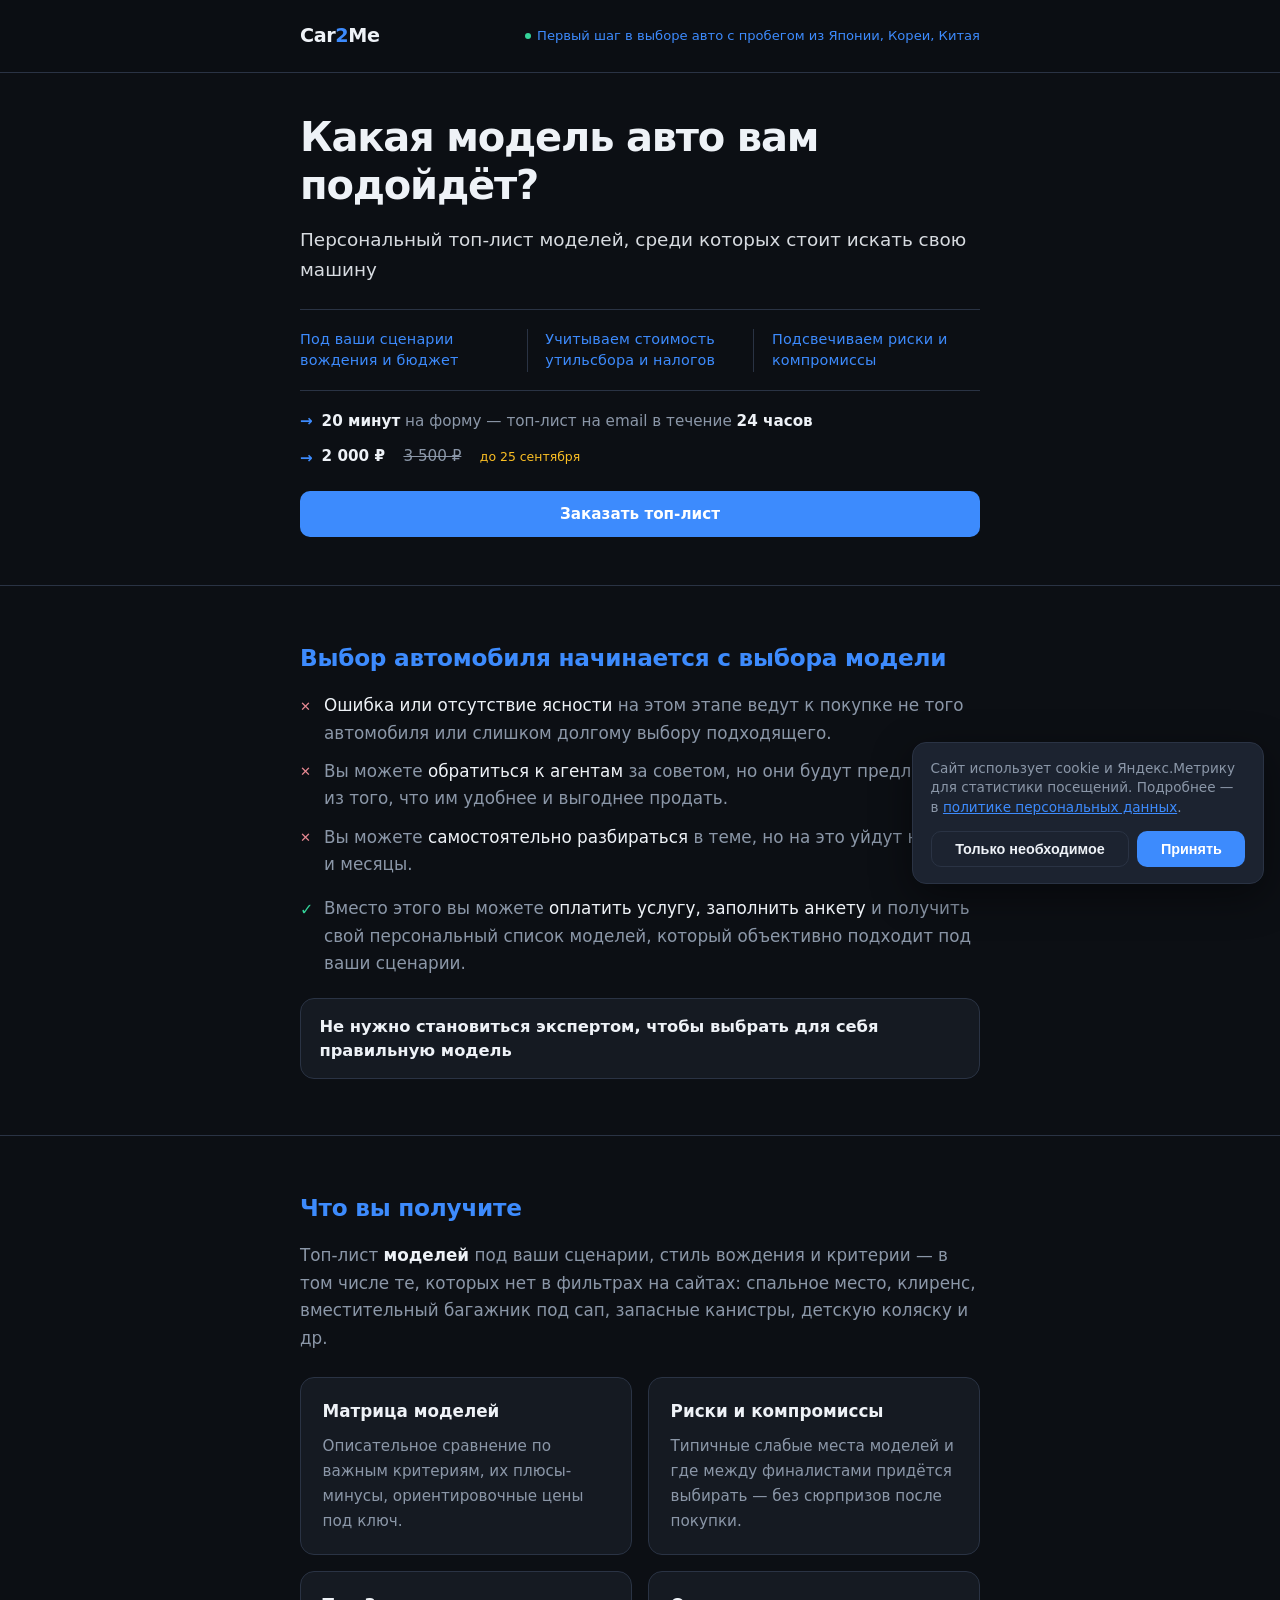
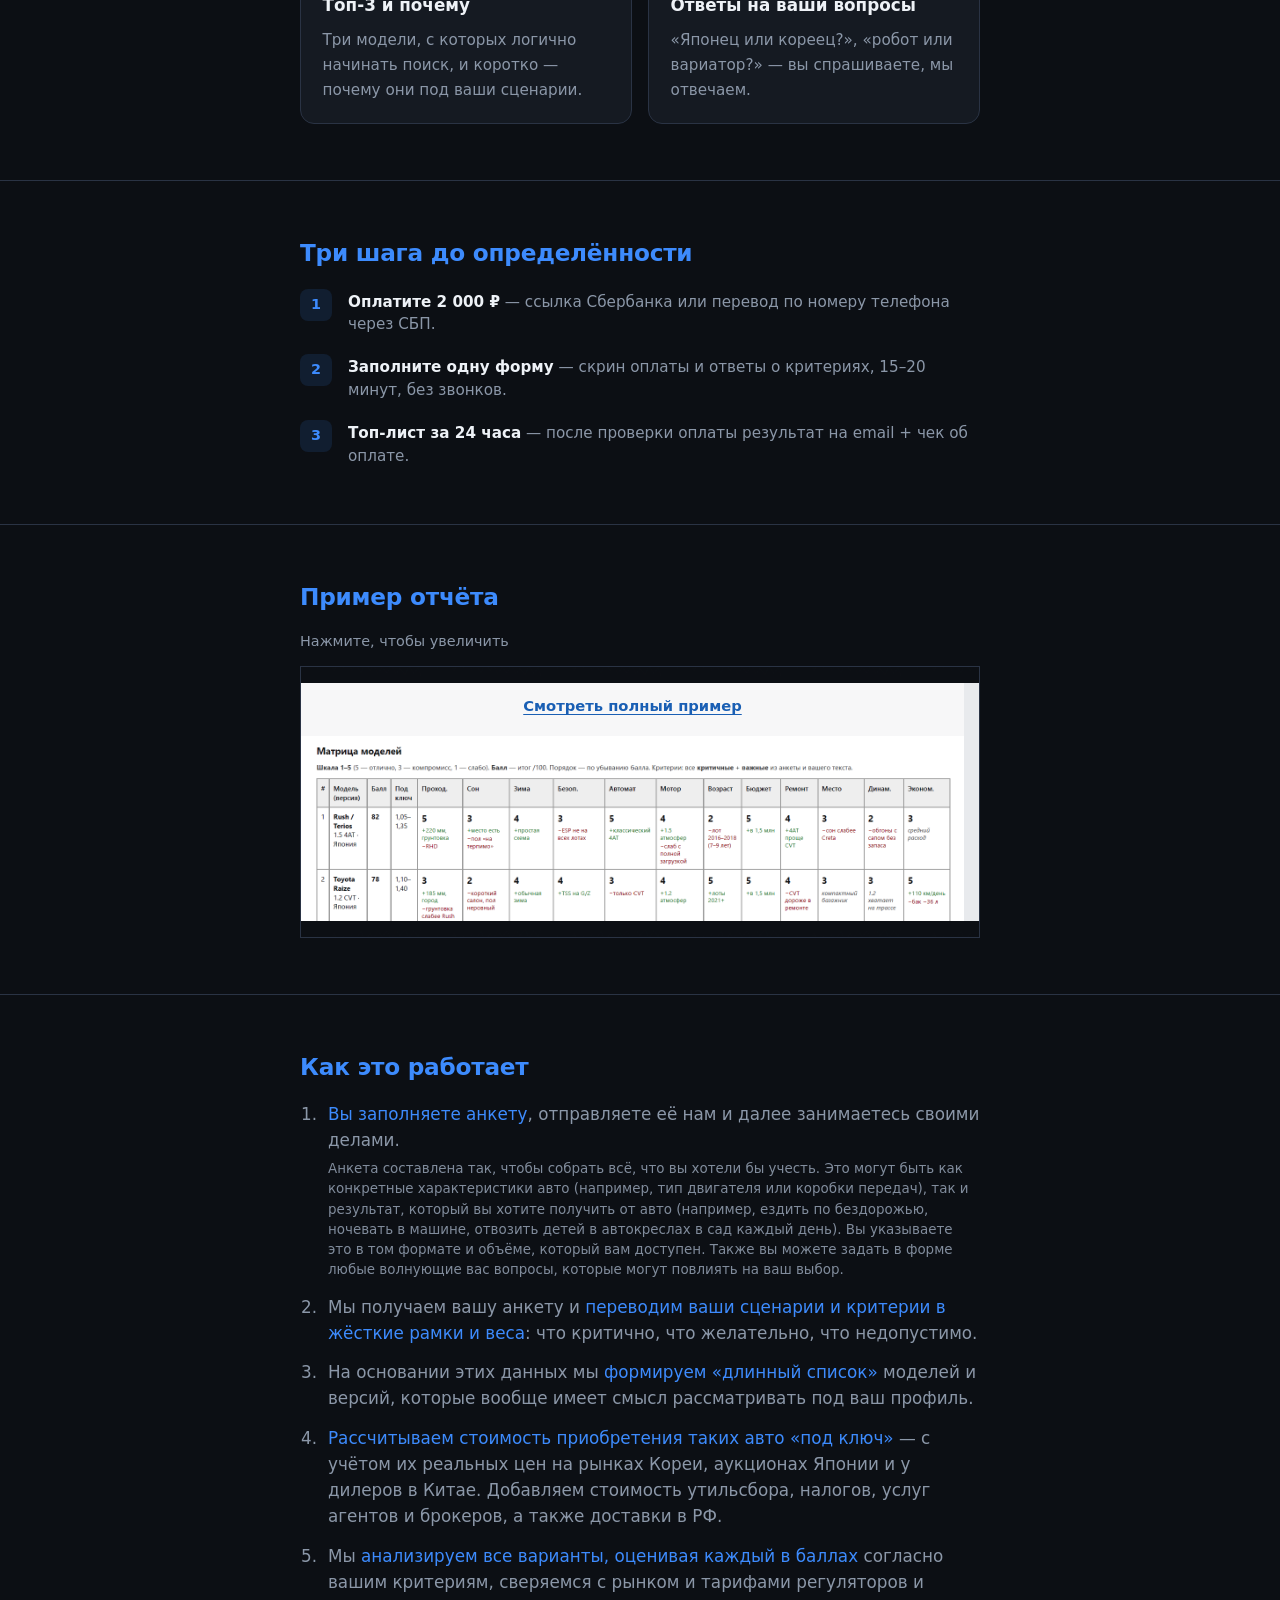
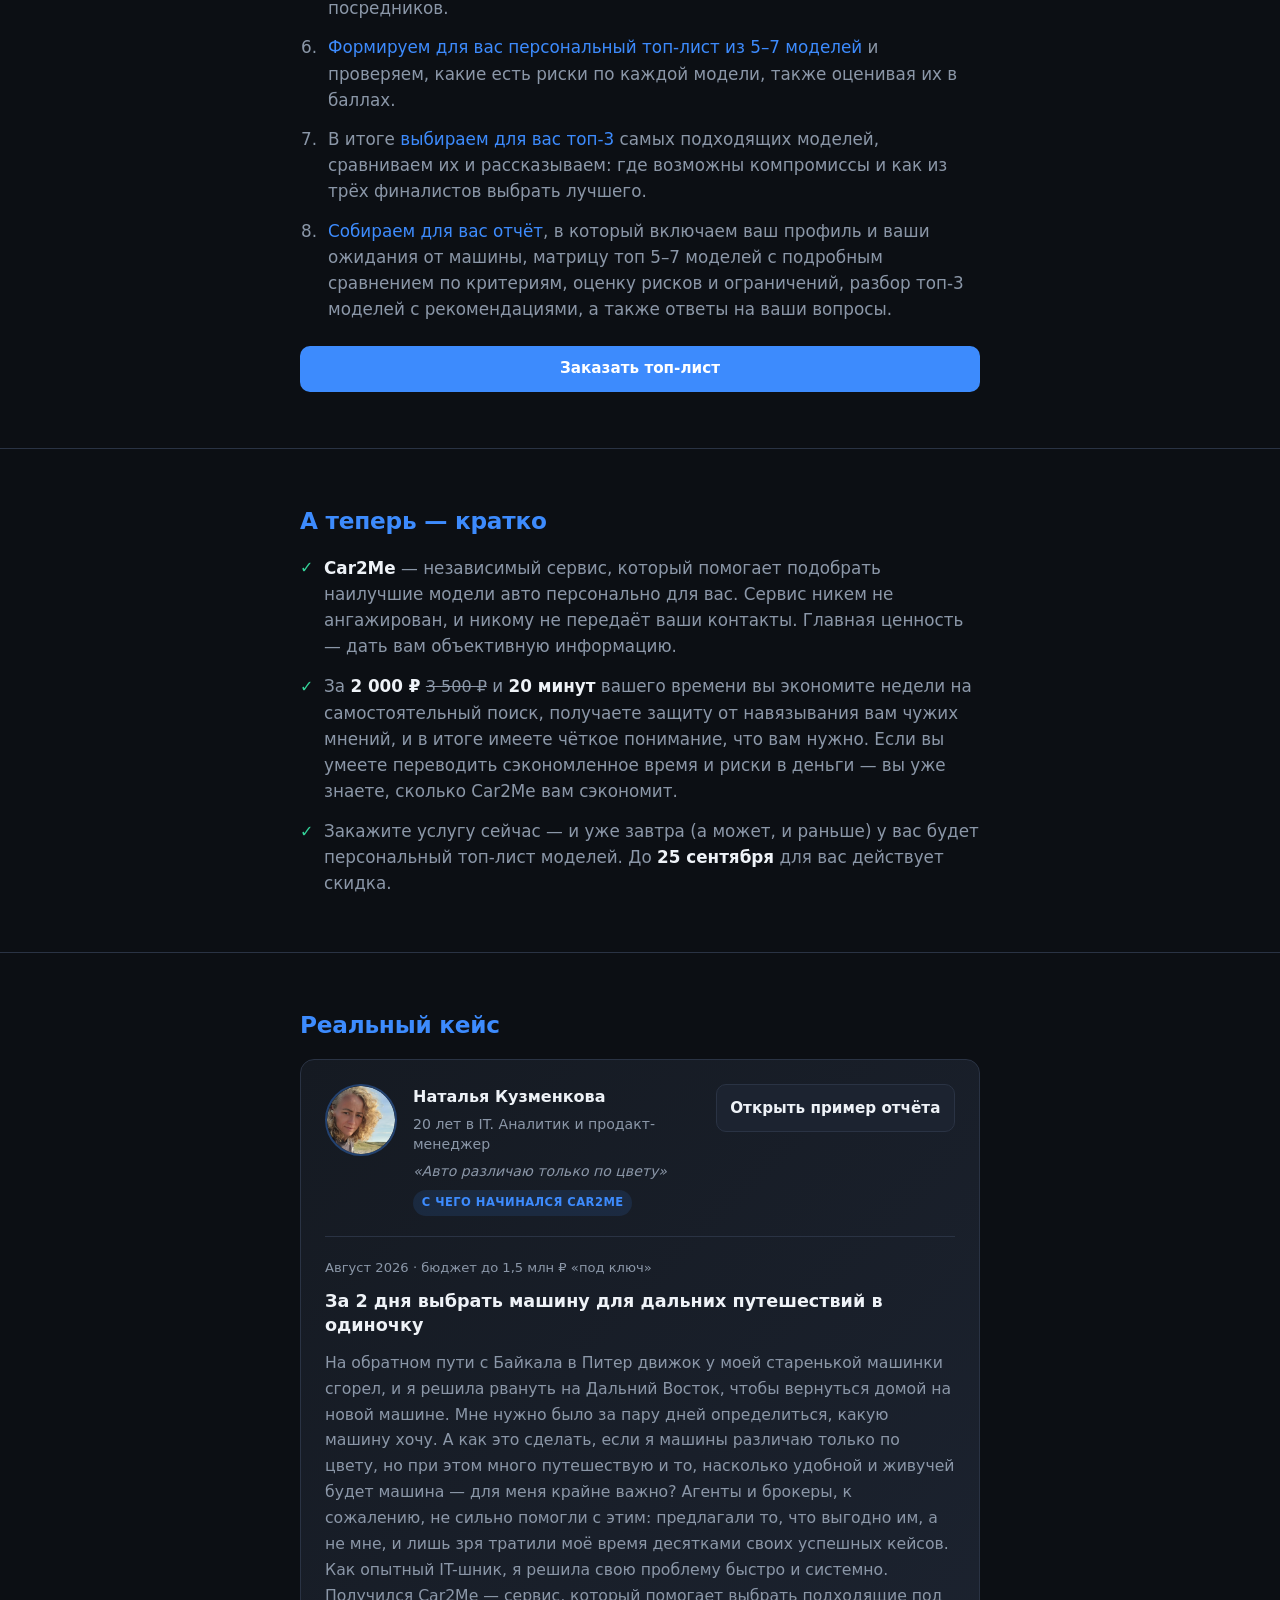
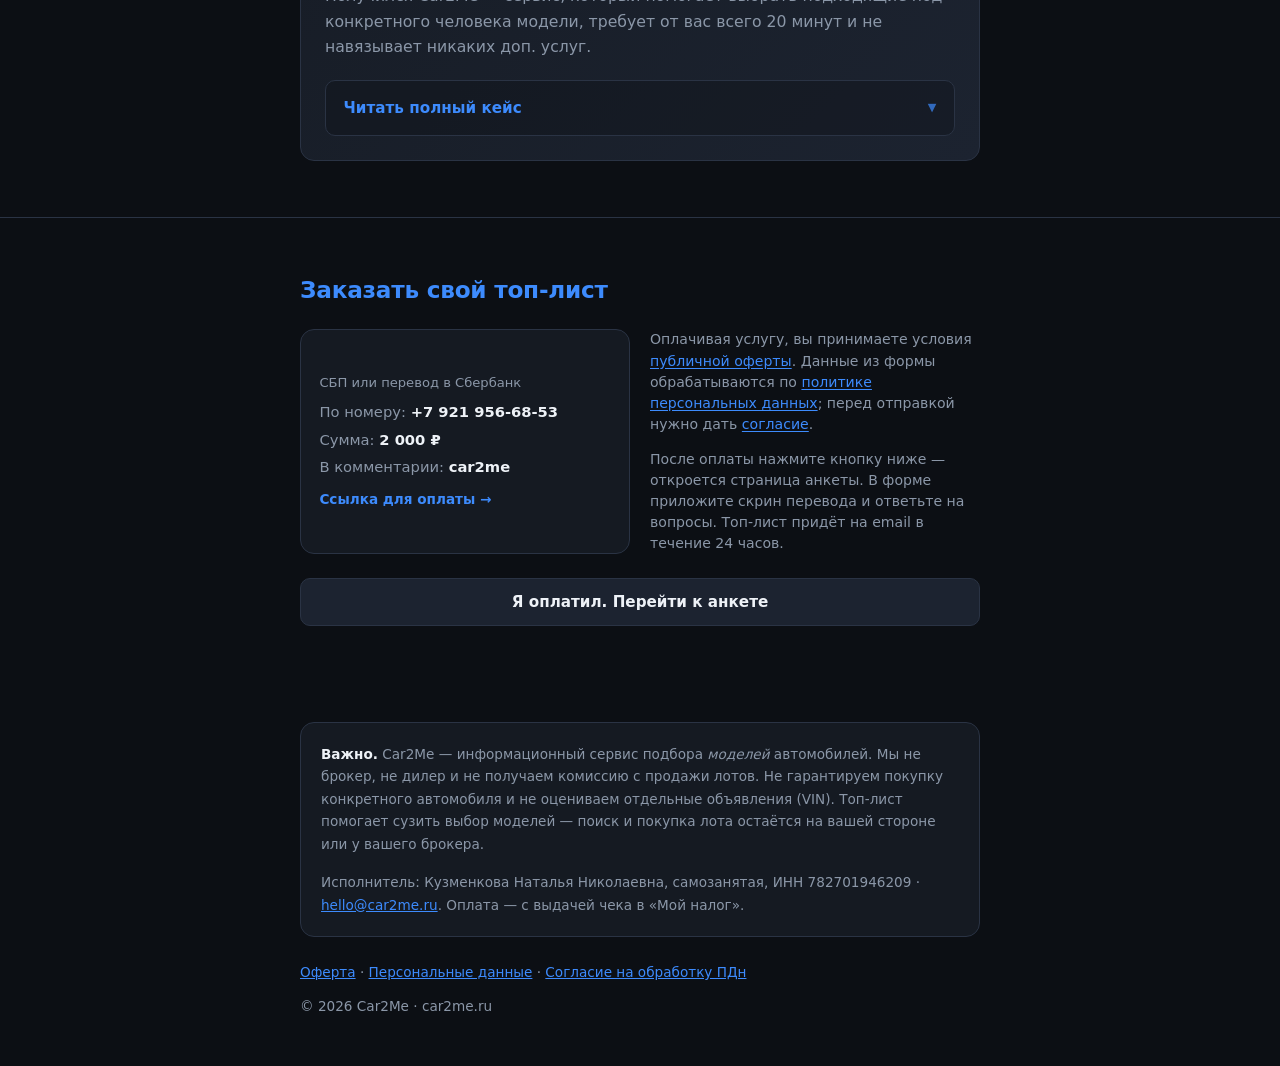
<file: index.html>
<!DOCTYPE html>
<html lang="ru">
<head>
  <meta charset="UTF-8">
  <meta name="viewport" content="width=device-width, initial-scale=1.0">
  <script>
    if (location.protocol === 'http:' && !/localhost|127\.0\.0\.1/.test(location.hostname)) {
      location.replace('https://' + location.host + location.pathname + location.search + location.hash);
    }
  </script>
  <title>Car2Me — какая модель авто вам подойдёт? Топ-лист за 24 часа</title>
  <meta name="description" content="Персональный топ-лист моделей авто с пробегом из Японии, Кореи и Китая: матрица, риски, топ-3 под ваши сценарии и бюджет «под ключ». 20 минут на анкету — отчёт на email за 24 часа. Сейчас 2 000 ₽.">
  <meta name="robots" content="index, follow, max-snippet:-1, max-image-preview:large">
  <link rel="canonical" href="https://car2me.ru/">
  <meta name="theme-color" content="#0c0f14">

  <!-- Open Graph -->
  <meta property="og:type" content="website">
  <meta property="og:locale" content="ru_RU">
  <meta property="og:site_name" content="Car2Me">
  <meta property="og:url" content="https://car2me.ru/">
  <meta property="og:title" content="Car2Me — какая модель авто вам подойдёт?">
  <meta property="og:description" content="Персональный топ-лист моделей с пробегом из Японии, Кореи и Китая. Матрица, компромиссы и топ-3 под ваши сценарии. 2 000 ₽ — результат за 24 часа.">

  <meta name="twitter:card" content="summary">
  <meta name="twitter:title" content="Car2Me — какая модель авто вам подойдёт?">
  <meta name="twitter:description" content="Топ-лист моделей авто с пробегом из Японии, Кореи и Китая под ваши сценарии и бюджет. 20 минут на анкету — отчёт за 24 часа.">

  <script type="application/ld+json">
  {
    "@context": "https://schema.org",
    "@type": "ProfessionalService",
    "name": "Car2Me",
    "url": "https://car2me.ru/",
    "description": "Персональный топ-лист моделей автомобилей с пробегом из Японии, Кореи и Китая: матрица сравнения, риски, топ-3 и бюджет под ключ под сценарии клиента.",
    "areaServed": "RU",
    "priceRange": "2000 RUB",
    "email": "hello@car2me.ru",
    "offers": {
      "@type": "Offer",
      "price": "2000",
      "priceCurrency": "RUB",
      "description": "Персональный топ-лист моделей авто в PDF за 24 часа"
    }
  }
  </script>
  <style>
    :root {
      --bg: #0c0f14;
      --surface: #151a22;
      --surface-2: #1c2330;
      --border: #2a3344;
      --text: #eef2f7;
      --muted: #8b97a8;
      --accent: #3d8bfd;
      --accent-hover: #5a9dff;
      --accent-soft: rgba(61, 139, 253, 0.12);
      --success: #34d399;
      --danger: #e88992;
      --warning: #fbbf24;
      --paper: #f7f7f8;
      --paper-link: #1a5fb4;
      --paper-link-hover: #0d47a1;

      --radius: 14px;
      --radius-sm: 10px;
      --max: 720px;

      --space-1: 0.35rem;
      --space-2: 0.55rem;
      --space-3: 0.75rem;
      --space-4: 1rem;
      --space-5: 1.25rem;
      --space-6: 1.5rem;
      --space-7: 2.5rem;
      --space-8: 3.5rem;

      --text-xs: 0.78rem;
      --text-sm: 0.88rem;
      --text-md: 0.95rem;
      --text-base: 1.05rem;
      --text-lg: 1.15rem;

      --fw-normal: 400;
      --fw-medium: 500;
      --fw-semibold: 600;
      --fw-bold: 700;

      --btn-pad-y: 0.85rem;
      --btn-pad-x: 1.5rem;
      --btn-pad-y-sm: 0.65rem;
      --btn-pad-x-sm: 0.85rem;
    }

    * { box-sizing: border-box; }

    html { scroll-behavior: smooth; }

    body {
      margin: 0;
      font-family: system-ui, -apple-system, "Segoe UI", Roboto, sans-serif;
      background: var(--bg);
      color: var(--text);
      line-height: 1.65;
      font-size: var(--text-base);
    }

    .wrap {
      max-width: var(--max);
      margin: 0 auto;
      padding: 0 1.25rem;
    }

    /* Header */
    header {
      padding: 1.25rem 0;
      border-bottom: 1px solid var(--border);
      position: sticky;
      top: 0;
      background: rgba(12, 15, 20, 0.92);
      backdrop-filter: blur(10px);
      z-index: 10;
    }

    .header-inner {
      display: flex;
      align-items: center;
      justify-content: space-between;
      gap: 1rem;
    }

    .logo {
      font-weight: 700;
      font-size: 1.2rem;
      letter-spacing: -0.02em;
      color: var(--text);
      text-decoration: none;
    }

    .logo span { color: var(--accent); }

    .header-tag {
      display: inline-flex;
      align-items: flex-start;
      gap: 0.4rem;
      max-width: min(16.5rem, 58vw);
      font-size: 0.78rem;
      color: var(--accent);
      line-height: 1.35;
      text-align: right;
    }

    .header-tag::before {
      content: "";
      flex-shrink: 0;
      width: 6px;
      height: 6px;
      margin-top: 0.35em;
      border-radius: 50%;
      background: var(--success);
    }

    @media (min-width: 560px) {
      .header-tag {
        max-width: none;
        font-size: 0.82rem;
        align-items: center;
      }

      .header-tag::before {
        margin-top: 0;
      }
    }


    /* Sections */
    section {
      padding: var(--space-8) 0;
      border-bottom: 1px solid var(--border);
    }

    section:last-of-type { border-bottom: none; }

    .section-label {
      display: inline-block;
      font-size: 0.75rem;
      font-weight: 600;
      letter-spacing: 0.08em;
      text-transform: uppercase;
      color: var(--accent);
      margin-bottom: 0.75rem;
    }

    /* Единый заголовок раздела (синий): подключаем по блокам */
    .section-title {
      margin: 0 0 1.15rem;
      font-size: clamp(1.2rem, 3.5vw, 1.45rem);
      font-weight: 600;
      line-height: 1.35;
      letter-spacing: -0.01em;
      color: var(--accent);
    }


    /* Shared utilities — prefer these over one-off inline styles */
    .text-strong {
      color: var(--text);
      font-weight: var(--fw-semibold);
    }

    .mt-3 { margin-top: var(--space-3); }
    .mt-6 { margin-top: var(--space-6); }
    .mb-0 { margin-bottom: 0; }

    a:not(.btn):not(.logo):not(.pay-link-btn):not(.report-preview-link) {
      color: var(--accent);
    }

    a:not(.btn):not(.logo):not(.pay-link-btn):not(.report-preview-link):visited {
      color: var(--accent);
    }

    .em-soft {
      color: var(--text);
      font-weight: 500;
    }

    .how-list {
      margin: 1rem 0 0;
      padding-left: 1.4rem;
      list-style: decimal;
    }

    .how-list li {
      position: static;
      margin-bottom: 0.85rem;
      padding-left: 0.35rem;
      color: var(--muted);
      line-height: 1.55;
    }

    .how-list li::before {
      content: none;
    }

    .how-list li:last-child {
      margin-bottom: 0;
    }

    .how-note {
      display: block;
      margin-top: 0.4rem;
      font-size: 0.8em;
      line-height: 1.5;
      color: var(--muted);
      opacity: 0.92;
    }

    .how-em {
      color: var(--accent);
      font-weight: inherit;
    }

    /* Негативные / позитивные пути в блоке «выбор модели» */
    ul.path-cons li::before {
      content: "✕";
      color: var(--danger);
      font-size: 0.78em;
      font-weight: 700;
      top: 0.28em;
    }

    .path-pro {
      position: relative;
      margin: 0.85rem 0 1rem;
      padding-left: 1.5rem;
      color: var(--muted);
    }

    .path-pro::before {
      content: "✓";
      position: absolute;
      left: 0;
      top: 0.1em;
      color: var(--success);
      font-weight: 700;
      font-size: 0.95em;
    }

    ul.path-pros {
      margin: 0;
      padding: 0;
      list-style: none;
    }

    ul.path-pros li {
      position: relative;
      padding-left: 1.5rem;
      margin-bottom: 0.9rem;
      color: var(--muted);
      line-height: 1.55;
    }

    ul.path-pros li::before {
      content: "✓";
      position: absolute;
      left: 0;
      top: 0.12em;
      color: var(--success);
      font-weight: 700;
      font-size: 0.95em;
    }

    ul.path-pros li:last-child {
      margin-bottom: 0;
    }

    h1 {
      font-size: clamp(1.75rem, 5vw, 2.5rem);
      line-height: 1.2;
      letter-spacing: -0.03em;
      margin: 0 0 1rem;
      font-weight: 700;
    }

    h2 {
      font-size: clamp(1.35rem, 4vw, 1.75rem);
      line-height: 1.25;
      letter-spacing: -0.02em;
      margin: 0 0 1rem;
      font-weight: 700;
    }

    h3 {
      font-size: 1.05rem;
      margin: 0 0 0.5rem;
      font-weight: 600;
    }

    p { margin: 0 0 1rem; color: var(--muted); }
    p:last-child { margin-bottom: 0; }

    .lead {
      font-size: 1.15rem;
      color: var(--text);
      opacity: 0.9;
    }

    .hero {
      padding-top: 2.5rem;
      padding-bottom: 3rem;
    }

    .hero-pillars {
      list-style: none;
      margin: 1.5rem 0 0;
      padding: 1.15rem 0;
      display: grid;
      grid-template-columns: 1fr;
      gap: 0.9rem;
      border-top: 1px solid var(--border);
      border-bottom: 1px solid var(--border);
    }

    .hero-pillars li {
      position: static;
      margin: 0;
      padding: 0;
      color: var(--accent);
      font-size: 0.9rem;
      font-weight: 500;
      line-height: 1.5;
      letter-spacing: 0.01em;
    }

    .hero-pillars li::before {
      content: none;
    }

    @media (min-width: 640px) {
      .hero-pillars {
        grid-template-columns: repeat(3, minmax(0, 1fr));
        gap: 0;
        align-items: start;
      }

      .hero-pillars li {
        padding: 0 1.1rem;
      }

      .hero-pillars li:first-child {
        padding-left: 0;
      }

      .hero-pillars li:last-child {
        padding-right: 0;
      }

      .hero-pillars li + li {
        border-left: 1px solid var(--border);
      }
    }

    .hero-points {
      list-style: none;
      margin: 1.15rem 0 0;
      padding: 0;
      display: grid;
      gap: 0.75rem;
    }

    .hero-points li {
      position: relative;
      padding-left: 1.35rem;
      margin: 0;
      color: var(--muted);
      font-size: 0.95rem;
      line-height: 1.5;
    }

    .hero-points li::before {
      content: "→";
      position: absolute;
      left: 0;
      color: var(--accent);
      font-weight: 600;
    }

    .hero-points strong {
      color: var(--text);
      font-weight: 600;
    }

    .hero-points .price-old,
    .hero-points .price-note {
      font-size: inherit;
    }

    .hero-points .hero-price {
      display: flex;
      flex-wrap: wrap;
      align-items: baseline;
      gap: 0.35rem 1.15rem;
    }

    .hero-points .hero-price::before {
      top: 0.15em;
    }

    .hero-points .hero-price .price-note {
      font-size: 0.82em;
    }

    .section-closing {
      margin: 1.25rem 0 0;
      padding: 1rem 1.15rem;
      background: var(--surface);
      border: 1px solid var(--border);
      border-radius: var(--radius);
      color: var(--text);
      font-weight: 600;
      font-size: 1.02rem;
      line-height: 1.45;
    }


    .price-old {
      font-size: 1rem;
      color: var(--muted);
      text-decoration: line-through;
    }

    .price-note {
      font-size: 0.9rem;
      color: var(--warning);
    }

    /* Buttons */
    .btn {
      display: inline-flex;
      align-items: center;
      justify-content: center;
      gap: 0.4rem;
      padding: var(--btn-pad-y) var(--btn-pad-x);
      border-radius: var(--radius-sm);
      font-size: 1rem;
      font-weight: var(--fw-semibold);
      text-decoration: none;
      border: none;
      cursor: pointer;
      transition: background 0.15s, transform 0.1s;
    }

    .btn--compact {
      padding: var(--btn-pad-y-sm) var(--btn-pad-x-sm);
      font-size: var(--text-md);
    }

    .btn:active { transform: scale(0.98); }

    .btn-primary {
      background: var(--accent);
      color: #fff;
    }

    .btn-primary:hover { background: var(--accent-hover); }

    .btn-secondary {
      background: var(--surface-2);
      color: var(--text);
      border: 1px solid var(--border);
    }

    .btn-secondary:hover { border-color: var(--muted); }

    .cta-group {
      display: flex;
      flex-wrap: wrap;
      gap: 0.75rem;
      margin-top: 1.5rem;
    }

    .cta-group--full {
      flex-wrap: nowrap;
      width: 100%;
    }

    .cta-group--full .btn {
      flex: 1 1 auto;
      width: 100%;
      text-align: center;
      padding: var(--btn-pad-y-sm) var(--btn-pad-x-sm);
      font-size: var(--text-md);
    }


    /* Lists */
    ul {
      margin: 0 0 1rem;
      padding-left: 0;
      list-style: none;
    }

    ul li {
      position: relative;
      padding-left: 1.5rem;
      margin-bottom: 0.65rem;
      color: var(--muted);
    }

    ul li::before {
      content: "→";
      position: absolute;
      left: 0;
      color: var(--accent);
      font-weight: 600;
    }

    /* Cards */
    .card {
      background: var(--surface);
      border: 1px solid var(--border);
      border-radius: var(--radius);
      padding: 1.25rem 1.35rem;
      margin-bottom: 1rem;
    }

    .card:last-child { margin-bottom: 0; }

    .card h3 { color: var(--text); }

    .card p { font-size: 0.95rem; }

    .grid-2 {
      display: grid;
      gap: 1rem;
      align-items: stretch;
    }

    @media (min-width: 560px) {
      .grid-2 { grid-template-columns: 1fr 1fr; }
    }

    .grid-2 > .card {
      margin-bottom: 0;
      height: 100%;
    }

    /* Steps */
    .steps {
      display: grid;
      gap: 1rem;
      counter-reset: step;
    }

    .step {
      display: flex;
      gap: 1rem;
      align-items: baseline;
    }

    .step-num {
      flex-shrink: 0;
      width: 2rem;
      height: 2rem;
      border-radius: 8px;
      background: var(--accent-soft);
      color: var(--accent);
      font-weight: 700;
      font-size: 0.9rem;
      display: grid;
      place-items: center;
      position: relative;
      top: 0.15em;
    }

    .step-line {
      margin: 0;
      color: var(--muted);
      font-size: 0.95rem;
      line-height: 1.5;
    }

    .step-line strong {
      color: var(--text);
      font-weight: 600;
    }

    /* Case */
    .case-card {
      background: linear-gradient(135deg, var(--surface) 0%, var(--surface-2) 100%);
      border: 1px solid var(--border);
      border-radius: var(--radius);
      padding: 1.5rem;
    }

    .case-meta {
      font-size: 0.82rem;
      color: var(--muted);
      margin-bottom: 0.75rem;
    }

    .case-author {
      display: flex;
      align-items: flex-start;
      justify-content: space-between;
      gap: 1rem;
      margin-bottom: 1.25rem;
      padding-bottom: 1.25rem;
      border-bottom: 1px solid var(--border);
      flex-wrap: wrap;
    }

    .case-author-main {
      display: flex;
      align-items: flex-start;
      gap: 1rem;
      min-width: 0;
      flex: 1 1 12rem;
    }

    .case-author-photo {
      flex-shrink: 0;
      width: 72px;
      height: 72px;
      border-radius: 50%;
      object-fit: cover;
      border: 2px solid rgba(61, 139, 253, 0.35);
    }

    .case-author-name {
      margin: 0 0 0.2rem;
      font-size: 1rem;
      font-weight: 600;
      color: var(--text);
    }

    .case-author-role {
      margin: 0;
      font-size: 0.88rem;
      color: var(--muted);
      line-height: 1.45;
    }

    .case-author-quote {
      margin: 0.45rem 0 0;
      padding: 0;
      border: none;
      font-size: 0.88rem;
      font-style: italic;
      color: var(--muted);
      line-height: 1.4;
    }

    .case-author-badge {
      display: inline-block;
      margin-top: 0.55rem;
      padding: 0.2rem 0.55rem;
      font-size: 0.72rem;
      font-weight: 600;
      letter-spacing: 0.04em;
      text-transform: uppercase;
      color: var(--accent);
      background: var(--accent-soft);
      border-radius: 999px;
    }

    .case-author-cta {
      flex: 0 0 auto;
      margin-left: auto;
    }

    .case-author-cta .btn {
      white-space: nowrap;
      padding: var(--btn-pad-y-sm) var(--btn-pad-x-sm);
      font-size: var(--text-md);
    }

    @media (max-width: 560px) {
      .case-author-cta {
        width: 100%;
        margin-left: 0;
      }

      .case-author-cta .btn {
        width: 100%;
      }
    }

    .case-title {
      margin: 0 0 0.75rem;
      font-size: 1.1rem;
      font-weight: 600;
      color: var(--text);
      line-height: 1.35;
    }

    .case-teaser {
      margin: 0;
      font-size: 0.98rem;
    }

    .case-details {
      margin-top: 1.25rem;
      border: 1px solid var(--border);
      border-radius: 10px;
      background: rgba(12, 15, 20, 0.35);
      overflow: hidden;
    }

    .case-details summary {
      list-style: none;
      cursor: pointer;
      padding: 0.9rem 1.1rem;
      font-size: 0.95rem;
      font-weight: 600;
      color: var(--accent);
      user-select: none;
      display: flex;
      align-items: center;
      justify-content: space-between;
      gap: 0.75rem;
    }

    .case-details summary::-webkit-details-marker { display: none; }

    .case-details summary::after {
      content: "▼";
      font-size: 0.7rem;
      opacity: 0.7;
      transition: transform 0.2s;
    }

    .case-details[open] summary::after {
      transform: rotate(180deg);
    }

    .case-details summary:hover { color: var(--accent-hover); }

    .case-full {
      padding: 0 1.1rem 1.15rem;
      border-top: 1px solid var(--border);
    }

    .case-full h4 {
      margin: 1.1rem 0 0.45rem;
      font-size: 0.82rem;
      font-weight: 600;
      letter-spacing: 0.05em;
      text-transform: uppercase;
      color: var(--accent);
    }

    .case-full h4:first-child { margin-top: 0.85rem; }

    .case-full p,
    .case-full li {
      font-size: 0.94rem;
      color: var(--muted);
    }

    .case-full ul {
      margin: 0 0 0.75rem;
      padding-left: 1.1rem;
    }

    .case-full li { margin-bottom: 0.35rem; }

    .case-full li::before { content: none; }

    .case-full ul li {
      list-style: disc;
      padding-left: 0;
    }

    .case-outcome {
      margin-top: 0.75rem;
      padding: 0.85rem 1rem;
      background: var(--accent-soft);
      border-radius: 8px;
      border: 1px solid rgba(61, 139, 253, 0.2);
    }

    .case-outcome p {
      margin: 0;
      color: var(--text);
      font-size: 0.92rem;
    }

    .case-telegram {
      margin-top: 1rem;
      padding-top: 1rem;
      border-top: 1px solid var(--border);
      font-size: 0.88rem;
    }

    .case-telegram a,
    .case-telegram a:visited {
      color: #fff;
      font-weight: 500;
      text-decoration: underline;
      text-underline-offset: 2px;
    }

    .case-telegram a:hover {
      color: #fff;
      opacity: 0.85;
    }

    /* Report preview — scrollable matrix fragment */
    .report-preview {
      margin-top: 0.25rem;
    }

    .report-preview-viewport {
      position: relative;
      border: 1px solid var(--border);
      background: #e8eaed;
      overflow: hidden;
    }

    .report-preview-scroll {
      /* ~2/3 прежней высоты: на мобилке проще проскроллить страницу мимо тизера */
      height: min(35vh, 270px);
      min-height: 240px;
      max-height: 295px;
      overflow-x: auto;
      overflow-y: auto;
      -webkit-overflow-scrolling: touch;
      overscroll-behavior: contain;
      scrollbar-gutter: stable;
    }

    .report-preview-hint {
      margin: 0 0 0.75rem;
      font-size: 0.9rem;
      color: var(--muted);
    }

    .report-preview-image-btn {
      display: block;
      width: 100%;
      margin: 0;
      padding: 0;
      border: none;
      background: none;
      cursor: zoom-in;
      line-height: 0;
    }

    .report-preview-scroll img {
      display: block;
      width: 100%;
      max-width: none;
      height: auto;
    }

    /* Телефон: в рамке видна ~половина ширины матрицы, старт с левого верхнего края */
    @media (max-width: 639px) {
      .report-preview-image-btn {
        width: 200%;
      }
    }

    /* Fullscreen matrix overlay (same page) */
    .preview-lightbox {
      box-sizing: border-box;
      margin: 0;
      border: none;
      padding: 0;
      width: 100%;
      max-width: 100%;
      height: 100%;
      max-height: 100%;
      background: rgba(12, 15, 20, 0.96);
      color: #fff;
    }

    .preview-lightbox::backdrop {
      background: rgba(0, 0, 0, 0.72);
    }

    .preview-lightbox-close {
      position: fixed;
      top: 0.65rem;
      right: 0.65rem;
      z-index: 2;
      width: 2.75rem;
      height: 2.75rem;
      margin: 0;
      padding: 0;
      border: 1px solid rgba(255, 255, 255, 0.28);
      border-radius: 0.35rem;
      background: rgba(12, 15, 20, 0.75);
      color: #fff;
      font-size: 1.5rem;
      line-height: 1;
      cursor: pointer;
    }

    .preview-lightbox-close:hover {
      background: rgba(12, 15, 20, 0.95);
    }

    .preview-lightbox-pane {
      box-sizing: border-box;
      width: 100%;
      height: 100%;
      overflow: auto;
      -webkit-overflow-scrolling: touch;
      overscroll-behavior: contain;
      padding: 3.25rem 0.5rem 1rem;
    }

    .preview-lightbox-pane img {
      display: block;
      width: 1508px;
      max-width: none;
      height: auto;
      margin: 0;
    }

    .report-preview-end {
      display: flex;
      flex-direction: column;
      align-items: center;
      justify-content: center;
      gap: 0.65rem;
      padding: 1.35rem 1rem 1.1rem;
      background: var(--paper);
      text-align: center;
    }

    .report-preview-end--bottom {
      padding: 1.1rem 1rem 1.35rem;
    }

    .report-preview-link {
      color: var(--paper-link);
      font-size: 0.92rem;
      font-weight: 600;
      text-decoration: underline;
      text-underline-offset: 0.18em;
    }

    .report-preview-link:hover {
      color: var(--paper-link-hover);
    }

    .report-preview-rip {
      width: 100%;
      height: 14px;
      flex-shrink: 0;
      background-color: var(--bg);
      background-image: url("data:image/svg+xml,%3Csvg xmlns='http://www.w3.org/2000/svg' viewBox='0 0 120 14' preserveAspectRatio='none'%3E%3Cpath fill='%230c0f14' d='M0 0h120v6l-3 8-4-6-5 7-4-8-5 6-4-5-5 8-4-7-5 5-4-6-5 8-3-5-5 6-4-8-5 7-4-5-5 8-4-6-5 5-4-7-5 8-4-5-5 6-3-8V0z'/%3E%3C/svg%3E");
      background-size: 120px 100%;
      background-repeat: repeat-x;
    }

    .report-preview-end--top .report-preview-rip {
      order: -1;
      margin: -1.35rem 0 0.15rem;
      transform: scaleY(-1);
    }

    .report-preview-end--bottom .report-preview-rip {
      margin: 0.15rem 0 -1.35rem;
    }

    .report-preview-mask {
      position: absolute;
      left: 0;
      right: 0;
      height: 16px;
      z-index: 2;
      pointer-events: none;
      background-color: var(--bg);
      background-image: url("data:image/svg+xml,%3Csvg xmlns='http://www.w3.org/2000/svg' viewBox='0 0 120 14' preserveAspectRatio='none'%3E%3Cpath fill='%230c0f14' d='M0 0h120v6l-3 8-4-6-5 7-4-8-5 6-4-5-5 8-4-7-5 5-4-6-5 8-3-5-5 6-4-8-5 7-4-5-5 8-4-6-5 5-4-7-5 8-4-5-5 6-3-8V0z'/%3E%3C/svg%3E");
      background-size: 120px 100%;
      background-repeat: repeat-x;
    }

    .report-preview-mask--top {
      top: 0;
      transform: scaleY(-1);
    }

    .report-preview-mask--bottom {
      bottom: 0;
    }


    /* Footer */
    footer {
      padding: 2.5rem 0 3rem;
      font-size: 0.85rem;
      color: var(--muted);
    }

    footer p { font-size: 0.85rem; }

    footer a,
    footer a:visited {
      color: var(--accent);
    }

    .footer-legal {
      margin-bottom: 0.75rem;
    }

    .disclaimer {
      background: var(--surface);
      border: 1px solid var(--border);
      border-radius: var(--radius);
      padding: 1.25rem;
      margin-bottom: 1.5rem;
    }

    .disclaimer strong { color: var(--text); }

    .anchor-target {
      scroll-margin-top: 5rem;
    }

    .pay-methods {
      display: grid;
      gap: 1rem 1.25rem;
      margin-top: 1.5rem;
      align-items: stretch;
    }

    @media (min-width: 560px) {
      .pay-methods { grid-template-columns: 1fr 1fr; }
    }

    .pay-method {
      background: var(--surface);
      border: 1px solid var(--border);
      border-radius: var(--radius);
      padding: 1.15rem;
      text-align: left;
      display: flex;
      flex-direction: column;
      justify-content: center;
      height: 100%;
      box-sizing: border-box;
    }

    .pay-line {
      margin: 0 0 0.4rem;
      font-size: 0.92rem;
      line-height: 1.45;
      color: var(--muted);
      font-weight: 400;
    }

    .pay-line:last-of-type {
      margin-bottom: 0;
    }

    .pay-label {
      font-weight: 400;
      color: var(--muted);
    }

    .pay-detail,
    .pay-line strong {
      color: var(--text);
      font-weight: 600;
    }

    .pay-method-note {
      margin: 0 0 0.55rem;
      font-size: 0.82rem;
      line-height: 1.45;
      color: var(--muted);
    }

    .pay-side {
      display: flex;
      flex-direction: column;
      justify-content: space-between;
      gap: 0.85rem;
      text-align: left;
      height: 100%;
      min-height: 100%;
      box-sizing: border-box;
    }

    .pay-legal,
    .pay-after {
      margin: 0;
      font-size: 0.88rem;
      line-height: 1.5;
      color: var(--muted);
      text-align: left;
    }

    .pay-legal a,
    .pay-legal a:visited,
    .pay-after a,
    .pay-after a:visited {
      color: var(--accent);
      text-decoration: underline;
      text-underline-offset: 2px;
    }

    .pay-legal a:hover,
    .pay-after a:hover {
      color: var(--accent-hover);
    }

    .pay-link-btn {
      display: inline-block;
      margin-top: 0.65rem;
      font-size: 0.85rem;
      color: var(--accent);
      text-decoration: none;
      font-weight: 600;
    }

    .pay-link-btn:hover { text-decoration: underline; }

    .cookie-banner {
      position: fixed;
      bottom: 1rem;
      right: 1rem;
      left: auto;
      z-index: 100;
      width: min(22rem, calc(100vw - 2rem));
      padding: 1rem 1.1rem;
      background: var(--surface-2);
      border: 1px solid var(--border);
      border-radius: 14px;
      box-shadow: 0 12px 40px rgba(0, 0, 0, 0.45);
    }

    .cookie-banner-inner {
      display: flex;
      flex-direction: column;
      align-items: stretch;
      gap: 0.85rem;
    }

    .cookie-banner p {
      margin: 0;
      font-size: 0.85rem;
      line-height: 1.45;
      color: var(--muted);
    }

    .cookie-banner a {
      color: var(--accent);
    }

    .cookie-banner-actions {
      display: flex;
      flex-wrap: wrap;
      gap: 0.5rem;
    }

    .cookie-banner .btn {
      padding: 0.55rem 1.1rem;
      font-size: 0.9rem;
      flex: 1 1 auto;
    }
  </style>
</head>
<body>

  <header>
    <div class="wrap header-inner">
      <a href="#" class="logo">Car<span>2</span>Me</a>
      <span class="header-tag">Первый шаг в выборе авто с пробегом из Японии, Кореи, Китая</span>
    </div>
  </header>

  <main>

    <!-- Hero -->
    <section class="hero">
      <div class="wrap">
        <h1>Какая модель авто вам подойдёт?</h1>
        <p class="lead">Персональный топ-лист моделей, среди которых стоит искать свою машину</p>

        <ul class="hero-pillars">
          <li>Под ваши сценарии вождения и бюджет</li>
          <li>Учитываем стоимость утильсбора и налогов</li>
          <li>Подсвечиваем риски и компромиссы</li>
        </ul>

        <ul class="hero-points">
          <li><strong>20 минут</strong> на форму — топ-лист на email в течение <strong>24 часов</strong></li>
          <li class="hero-price"><strong>2 000 ₽</strong> <span class="price-old">3 500 ₽</span> <span class="price-note">до 25 сентября</span></li>
        </ul>

        <div class="cta-group cta-group--full">
          <a href="#order" class="btn btn-primary">Заказать топ-лист</a>
        </div>
      </div>
    </section>

    <!-- Потому что -->
    <section>
      <div class="wrap">
        <h2 class="section-title">Выбор автомобиля начинается с выбора модели</h2>
        <ul class="path-cons">
          <li><span class="em-soft">Ошибка или отсутствие ясности</span> на этом этапе ведут к покупке не того автомобиля или слишком долгому выбору подходящего.</li>
          <li>Вы можете <span class="em-soft">обратиться к агентам</span> за советом, но они будут предлагать из того, что им удобнее и выгоднее продать.</li>
          <li>Вы можете <span class="em-soft">самостоятельно разбираться</span> в теме, но на это уйдут недели и месяцы.</li>
        </ul>
        <p class="path-pro">Вместо этого вы можете <span class="em-soft">оплатить услугу, заполнить анкету</span> и получить свой персональный список моделей, который объективно подходит под ваши сценарии.</p>
        <p class="section-closing">Не нужно становиться экспертом, чтобы выбрать для себя правильную модель</p>
      </div>
    </section>

    <!-- Что вы получите -->
    <section>
      <div class="wrap">
        <h2 class="section-title">Что вы получите</h2>
        <p>Топ-лист <strong class="text-strong">моделей</strong> под ваши сценарии, стиль вождения и критерии — в том числе те, которых нет в фильтрах на сайтах: спальное место, клиренс, вместительный багажник под сап, запасные канистры, детскую коляску и др.</p>

        <div class="grid-2 mt-6">
          <div class="card">
            <h3>Матрица моделей</h3>
            <p>Описательное сравнение по важным критериям, их плюсы-минусы, ориентировочные цены под ключ.</p>
          </div>
          <div class="card">
            <h3>Риски и компромиссы</h3>
            <p>Типичные слабые места моделей и где между финалистами придётся выбирать — без сюрпризов после покупки.</p>
          </div>
          <div class="card">
            <h3>Топ-3 и почему</h3>
            <p>Три модели, с которых логично начинать поиск, и коротко — почему они под ваши сценарии.</p>
          </div>
          <div class="card">
            <h3>Ответы на ваши вопросы</h3>
            <p>«Японец или кореец?», «робот или вариатор?» — вы спрашиваете, мы отвечаем.</p>
          </div>
        </div>
      </div>
    </section>

    <!-- Три шага -->
    <section>
      <div class="wrap">
        <h2 class="section-title">Три шага до определённости</h2>
        <div class="steps">
          <div class="step">
            <div class="step-num">1</div>
            <p class="step-line"><strong>Оплатите 2 000 ₽</strong> — ссылка Сбербанка или перевод по номеру телефона через СБП.</p>
          </div>
          <div class="step">
            <div class="step-num">2</div>
            <p class="step-line"><strong>Заполните одну форму</strong> — скрин оплаты и ответы о критериях, 15–20 минут, без звонков.</p>
          </div>
          <div class="step">
            <div class="step-num">3</div>
            <p class="step-line"><strong>Топ-лист за 24 часа</strong> — после проверки оплаты результат на email + чек об оплате.</p>
          </div>
        </div>
      </div>
    </section>

    <!-- Пример отчёта -->
    <section id="report-examples" class="anchor-target">
      <div class="wrap">
        <h2 class="section-title">Пример отчёта</h2>
        <p class="report-preview-hint">Нажмите, чтобы увеличить</p>

        <div class="report-preview">
          <div class="report-preview-viewport">
            <div class="report-preview-scroll" id="report-preview-scroll" tabindex="0" aria-label="Прокручиваемый фрагмент матрицы моделей">
              <div class="report-preview-end report-preview-end--top">
                <div class="report-preview-rip" aria-hidden="true"></div>
                <a class="report-preview-link" href="samples/primer-otchyota.pdf" download="car2me-primer-otchyota.pdf">Смотреть полный пример</a>
              </div>
              <button type="button" class="report-preview-image-btn" id="report-preview-open" aria-haspopup="dialog" aria-controls="preview-lightbox" aria-label="Открыть матрицу крупнее">
                <img src="content/preview.png" alt="Матрица моделей из примера отчёта Car2Me" width="1508" height="948" decoding="async">
              </button>
              <div class="report-preview-end report-preview-end--bottom">
                <a class="report-preview-link" href="samples/primer-otchyota.pdf" download="car2me-primer-otchyota.pdf">Смотреть полный пример</a>
                <div class="report-preview-rip" aria-hidden="true"></div>
              </div>
            </div>
            <div class="report-preview-mask report-preview-mask--top" aria-hidden="true"></div>
            <div class="report-preview-mask report-preview-mask--bottom" aria-hidden="true"></div>
          </div>
        </div>
      </div>
    </section>

    <!-- Как это работает -->
    <section id="how-it-works" class="anchor-target">
      <div class="wrap">
        <h2 class="section-title">Как это работает</h2>
        <ol class="how-list">
          <li>
            <span class="how-em">Вы заполняете анкету</span>, отправляете её нам и далее занимаетесь своими делами.
            <span class="how-note">Анкета составлена так, чтобы собрать всё, что вы хотели бы учесть. Это могут быть как конкретные характеристики авто (например, тип двигателя или коробки передач), так и результат, который вы хотите получить от авто (например, ездить по бездорожью, ночевать в машине, отвозить детей в автокреслах в сад каждый день). Вы указываете это в том формате и объёме, который вам доступен. Также вы можете задать в форме любые волнующие вас вопросы, которые могут повлиять на ваш выбор.</span>
          </li>
          <li>Мы получаем вашу анкету и <span class="how-em">переводим ваши сценарии и критерии в жёсткие рамки и веса</span>: что критично, что желательно, что недопустимо.</li>
          <li>На основании этих данных мы <span class="how-em">формируем «длинный список»</span> моделей и версий, которые вообще имеет смысл рассматривать под ваш профиль.</li>
          <li><span class="how-em">Рассчитываем стоимость приобретения таких авто «под ключ»</span> — с учётом их реальных цен на рынках Кореи, аукционах Японии и у дилеров в Китае. Добавляем стоимость утильсбора, налогов, услуг агентов и брокеров, а также доставки в РФ.</li>
          <li>Мы <span class="how-em">анализируем все варианты, оценивая каждый в баллах</span> согласно вашим критериям, сверяемся с рынком и тарифами регуляторов и посредников.</li>
          <li><span class="how-em">Формируем для вас персональный топ-лист из 5–7 моделей</span> и проверяем, какие есть риски по каждой модели, также оценивая их в баллах.</li>
          <li>В итоге <span class="how-em">выбираем для вас топ-3</span> самых подходящих моделей, сравниваем их и рассказываем: где возможны компромиссы и как из трёх финалистов выбрать лучшего.</li>
          <li><span class="how-em">Собираем для вас отчёт</span>, в который включаем ваш профиль и ваши ожидания от машины, матрицу топ 5–7 моделей с подробным сравнением по критериям, оценку рисков и ограничений, разбор топ-3 моделей с рекомендациями, а также ответы на ваши вопросы.</li>
        </ol>

        <div class="cta-group cta-group--full">
          <a href="#order" class="btn btn-primary">Заказать топ-лист</a>
        </div>
      </div>
    </section>

    <!-- А теперь — кратко -->
    <section id="brief">
      <div class="wrap">
        <h2 class="section-title">А теперь — кратко</h2>
        <ul class="path-pros">
          <li><strong class="text-strong">Car2Me</strong> — независимый сервис, который помогает подобрать наилучшие модели авто персонально для вас. Сервис никем не ангажирован, и никому не передаёт ваши контакты. Главная ценность — дать вам объективную информацию.</li>
          <li>За <strong class="text-strong">2 000 ₽</strong> <span class="price-old">3 500 ₽</span> и <strong class="text-strong">20 минут</strong> вашего времени вы экономите недели на самостоятельный поиск, получаете защиту от навязывания вам чужих мнений, и в итоге имеете чёткое понимание, что вам нужно. Если вы умеете переводить сэкономленное время и риски в деньги — вы уже знаете, сколько Car2Me вам сэкономит.</li>
          <li>Закажите услугу сейчас — и уже завтра (а может, и раньше) у вас будет персональный топ-лист моделей. До <strong class="text-strong">25 сентября</strong> для вас действует скидка.</li>
        </ul>
      </div>
    </section>

    <!-- Реальный кейс -->
    <section id="case" class="anchor-target">
      <div class="wrap">
        <h2 class="section-title">Реальный кейс</h2>
        <div class="case-card">

          <div class="case-author">
            <div class="case-author-main">
              <img src="author-round.png" alt="Наталья Кузменкова" class="case-author-photo" width="72" height="72">
              <div>
                <p class="case-author-name">Наталья Кузменкова</p>
                <p class="case-author-role">20 лет в IT. Аналитик и продакт-менеджер</p>
                <blockquote class="case-author-quote">«Авто различаю только по цвету»</blockquote>
                <span class="case-author-badge">С чего начинался Car2Me</span>
              </div>
            </div>
            <div class="case-author-cta">
              <a href="samples/primer-otchyota.pdf" class="btn btn-secondary" target="_blank" rel="noopener noreferrer">Открыть пример отчёта</a>
            </div>
          </div>

          <div class="case-meta">Август 2026 · бюджет до 1,5 млн ₽ «под ключ»</div>
          <h3 class="case-title">За 2 дня выбрать машину для дальних путешествий в одиночку</h3>
          <p class="case-teaser">На обратном пути с Байкала в Питер движок у моей старенькой машинки сгорел, и я решила рвануть на Дальний Восток, чтобы вернуться домой на новой машине. Мне нужно было за пару дней определиться, какую машину хочу. А как это сделать, если я машины различаю только по цвету, но при этом много путешествую и то, насколько удобной и живучей будет машина — для меня крайне важно? Агенты и брокеры, к сожалению, не сильно помогли с этим: предлагали то, что выгодно им, а не мне, и лишь зря тратили моё время десятками своих успешных кейсов. Как опытный IT-шник, я решила свою проблему быстро и системно. Получился Car2Me — сервис, который помогает выбрать подходящие под конкретного человека модели, требует от вас всего 20 минут и не навязывает никаких доп. услуг.</p>

          <details class="case-details">
            <summary>Читать полный кейс</summary>
            <div class="case-full">

              <h4>Ситуация</h4>
              <p>Я много путешествую и прекрасно знаю, куда меня может занести. А вот в машинах не разбираюсь: отличаю их только по цвету. Всегда думала — разберусь, когда припрёт покупать новое авто. И вот два месяца путешествую по маршруту Питер — Алтай — Байкал, и на обратном пути ломаюсь в Томске. Двигатель ремонту не подлежит, и чинить машину финансово невыгодно. Ну что ж, была у меня идея взять машину из Азии без пробега по России и самой катнуть с Дальнего Востока через всю страну до Питера. Вот и пришло время осуществить мечту! Неожиданно мне нужно за пару дней понять, <em>какую модель</em> искать под доставку с Дальнего Востока. Мой бюджет до 1,5 млн «под ключ», сон в салоне, грунтовки и длинные трассы. И ноль желания становиться экспертом в выборе авто — хочу купить и забыть, только кайфовать от результата.</p>

              <h4>Что пошло не так</h4>
              <p>Чтобы сократить время на поиск, обратилась к частным людям и компаниям, которые постоянно гоняют машины. Но, к сожалению, все поголовно агенты и брокеры засыпали меня чужими видео и «успешными кейсами», и каждый уверял в целесообразности какой-то узкой ниши или даже марки. Кто-то возил только китайцев, кто-то советовал только японские аукционы, кто-то рекомендовал брать уже с Владика. В общем, предлагали то, что им самим выгодно и удобно продать, а не то, что подходит под мои сценарии, критерии и бюджет. И тратили на это моё драгоценное время — что вообще непростительно!</p>

              <h4>Что сделала</h4>
              <ul>
                <li>Ну, я опытный IT-шник. Умею решать задачи системно, чтобы получить объективные результаты с учётом максимального числа вводных, и правильно использовать для этого различные IT-сервисы. Зафиксировала для себя 18 критериев с весами: мотор, клиренс, сон в салоне, запас хода, ремонт в РФ, бюджет под ключ, утиль и др.</li>
                <li>Собрала широкий список марок авто и отсеяла лишнее: лидер / топ-лист / осторожно / не рассматривать. Конечно, это я тоже делала не вручную, а научила систему ранжировать так, чтобы получить наилучший для себя результат.</li>
                <li>Сверила цены с китайскими и корейскими ресурсами, аукционами Японии и б/у РФ. Посчитала утильсбор и таможенные пошлины, учла стоимость услуг посредников на оформление и доставку. Отсеяла многие «красивые» модели, не влезающие в мой бюджет под ключ.</li>
              </ul>

              <h4>Что показал топ-лист (артефакт)</h4>
              <div class="case-outcome">
                <p><strong>Матрица из 6 моделей</strong> с баллами 1–100 по критичным и важным критериям: проходимость, сон в салоне, автомат без вариатора, возраст ≤5 лет, бюджет под ключ. По сумме баллов лидирует <strong>Toyota Rush / Daihatsu Terios</strong> (82 балла): классический 4AT, клиренс ~220&nbsp;мм, 1,05–1,35&nbsp;млн — но типичные лоты 2016–2018, не укладываются в «не старше ~5 лет».</p>
                <p class="mt-3"><strong>Топ-3 для старта поиска</strong> (с учётом возраста и денег):</p>
                <ul>
                  <li><strong>Toyota Raize</strong> (78) — свежие лоты 2021+, реально в 1,5&nbsp;млн; компромисс: только CVT, слабый сон в салоне, бак ~36&nbsp;л</li>
                  <li><strong>Rush / Terios</strong> (82) — если готовы смириться с возрастом ради 4AT и грунтовки</li>
                  <li><strong>Hyundai Creta 1.6 6AT</strong> (74) — левый руль, не вариатор; 1,45–1,75&nbsp;млн, на грани бюджета (до ~1,65 реальнее)</li>
                </ul>
                <p class="mt-3"><strong>Отсечено проверкой рынка:</strong> Honda Fit — в нужном возрасте только CVT; Jetta VS5 — турбо и выше 1,5&nbsp;млн; Escudo — лоты 8+ лет. В PDF — таблица рисков, три сценария компромисса (Raize / Rush / Creta) и ответы на вопросы из анкеты.</p>
                <p class="mt-3">Итог — не «берите вот эту машину», а <strong>с чего начать поиск лотов</strong> и от каких моделей отказаться до траты времени на брокеров.</p>
              </div>

              <h4>Почему Car2Me</h4>
              <p>Этот топ-лист сначала сделала для себя. Мне не пришлось погружаться в технические детали, но зато, когда я показывала уже готовый список брокерам — они не верили, что перед ними женщина, а не авто-эксперт. Говорят: «впервые видим клиента, который так хорошо понимает, что хочет. Лучший клиент!»<br>Car2Me — тот же подход для людей, которые хотят один раз выбрать модель правильно: 20 минут на форму, PDF с матрицей и вердиктами, без навязанных услуг.</p>

              <p class="case-telegram">
                Хотите убедиться, что я реальный человек? Вот мой канал (вообще не про авто), а в нём посты про это путешествие в августе 2026:
                <a href="https://t.me/SmartSpeaker_public" target="_blank" rel="noopener noreferrer">Кайф и Драйв и Смарт Эффект</a>
          
              </p>
            </div>
          </details>

        </div>
      </div>
    </section>

    <!-- Заказ: оплата -->
    <section id="order" class="anchor-target">
      <div class="wrap">
        <h2 class="section-title">Заказать свой топ-лист</h2>

        <div class="pay-methods">
          <div class="pay-method">
            <p class="pay-method-note">СБП или перевод в Сбербанк</p>
            <p class="pay-line"><span class="pay-label">По номеру:</span> <span class="pay-detail" id="pay-phone">+7 921 956-68-53</span></p>
            <p class="pay-line"><span class="pay-label">Сумма:</span> <strong>2 000 ₽</strong></p>
            <p class="pay-line"><span class="pay-label">В комментарии:</span> <strong>car2me</strong></p>
            <a href="https://www.sberbank.ru/ru/choise_bank?requisiteNumber=79219566853&amp;bankCode=100000000111" class="pay-link-btn" target="_blank" rel="noopener noreferrer">Ссылка для оплаты →</a>
          </div>
          <div class="pay-side">
            <p class="pay-legal">
              Оплачивая услугу, вы принимаете условия <a href="offer.html">публичной оферты</a>.
              Данные из формы обрабатываются по <a href="privacy.html">политике персональных данных</a>;
              перед отправкой нужно дать <a href="pd-consent.html">согласие</a>.
            </p>
            <p class="pay-after">После оплаты нажмите кнопку ниже — откроется страница анкеты. В форме приложите скрин перевода и ответьте на вопросы. Топ-лист придёт на email в течение 24 часов.</p>
          </div>
        </div>

        <div class="cta-group cta-group--full">
          <a href="form.html" class="btn btn-secondary btn--compact" id="form-btn">Я оплатил. Перейти к анкете</a>
        </div>
      </div>
    </section>

  </main>

  <footer>
    <div class="wrap">
      <div class="disclaimer">
        <p><strong>Важно.</strong> Car2Me — информационный сервис подбора <em>моделей</em> автомобилей. Мы не брокер, не дилер и не получаем комиссию с продажи лотов. Не гарантируем покупку конкретного автомобиля и не оцениваем отдельные объявления (VIN). Топ-лист помогает сузить выбор моделей — поиск и покупка лота остаётся на вашей стороне или у вашего брокера.</p>
        <p class="mt-3 mb-0">Исполнитель: Кузменкова Наталья Николаевна, самозанятая, ИНН 782701946209 · <a href="mailto:hello@car2me.ru">hello@car2me.ru</a>. Оплата — с выдачей чека в «Мой налог».</p>
      </div>
      <p class="footer-legal">
        <a href="offer.html">Оферта</a> ·
        <a href="privacy.html">Персональные данные</a> ·
        <a href="pd-consent.html">Согласие на обработку ПДн</a>
      </p>
      <p>© 2026 Car2Me · car2me.ru</p>
    </div>
  </footer>

  <div class="cookie-banner" id="cookie-banner" hidden>
    <div class="cookie-banner-inner">
      <p>Сайт использует cookie и Яндекс.Метрику для статистики посещений. Подробнее — в <a href="privacy.html">политике персональных данных</a>.</p>
      <div class="cookie-banner-actions">
        <button type="button" class="btn btn-secondary" id="cookie-decline">Только необходимое</button>
        <button type="button" class="btn btn-primary" id="cookie-accept">Принять</button>
      </div>
    </div>
  </div>

  <dialog class="preview-lightbox" id="preview-lightbox" aria-label="Матрица моделей крупнее">
    <button type="button" class="preview-lightbox-close" id="preview-lightbox-close" aria-label="Закрыть">&times;</button>
    <div class="preview-lightbox-pane" id="preview-lightbox-pane">
      <img src="content/preview.png" alt="Матрица моделей из примера отчёта Car2Me" width="1508" height="948" decoding="async">
    </div>
  </dialog>

  <script src="metrika.js"></script>
  <script>
    (function () {
      var sc = document.getElementById("report-preview-scroll");
      if (sc) {
        var img = sc.querySelector("img");
        function resetPreviewScroll() {
          sc.scrollLeft = 0;
          // Верхняя ссылка «Смотреть полный пример» выше видимой рамки;
          // в окне — верхний левый край картинки.
          var topEnd = sc.querySelector(".report-preview-end--top");
          sc.scrollTop = topEnd ? topEnd.offsetHeight : 0;
        }
        if (img && !img.complete) {
          img.addEventListener("load", function () {
            requestAnimationFrame(resetPreviewScroll);
          });
        } else {
          requestAnimationFrame(resetPreviewScroll);
        }
      }

      var openBtn = document.getElementById("report-preview-open");
      var dialog = document.getElementById("preview-lightbox");
      var closeBtn = document.getElementById("preview-lightbox-close");
      var pane = document.getElementById("preview-lightbox-pane");
      if (!openBtn || !dialog || !closeBtn || !pane) return;

      function resetLightboxScroll() {
        pane.scrollLeft = 0;
        pane.scrollTop = 0;
      }

      function openLightbox() {
        if (typeof dialog.showModal === "function") {
          dialog.showModal();
        } else {
          dialog.setAttribute("open", "");
        }
        requestAnimationFrame(function () {
          resetLightboxScroll();
          var lbImg = pane.querySelector("img");
          if (lbImg && !lbImg.complete) {
            lbImg.addEventListener("load", resetLightboxScroll, { once: true });
          }
        });
      }

      function closeLightbox() {
        if (typeof dialog.close === "function") {
          dialog.close();
        } else {
          dialog.removeAttribute("open");
        }
      }

      openBtn.addEventListener("click", openLightbox);
      closeBtn.addEventListener("click", closeLightbox);
      dialog.addEventListener("click", function (event) {
        if (event.target === dialog) closeLightbox();
      });
      dialog.addEventListener("cancel", function (event) {
        event.preventDefault();
        closeLightbox();
      });
    })();
  </script>

</body>
</html>
</file>
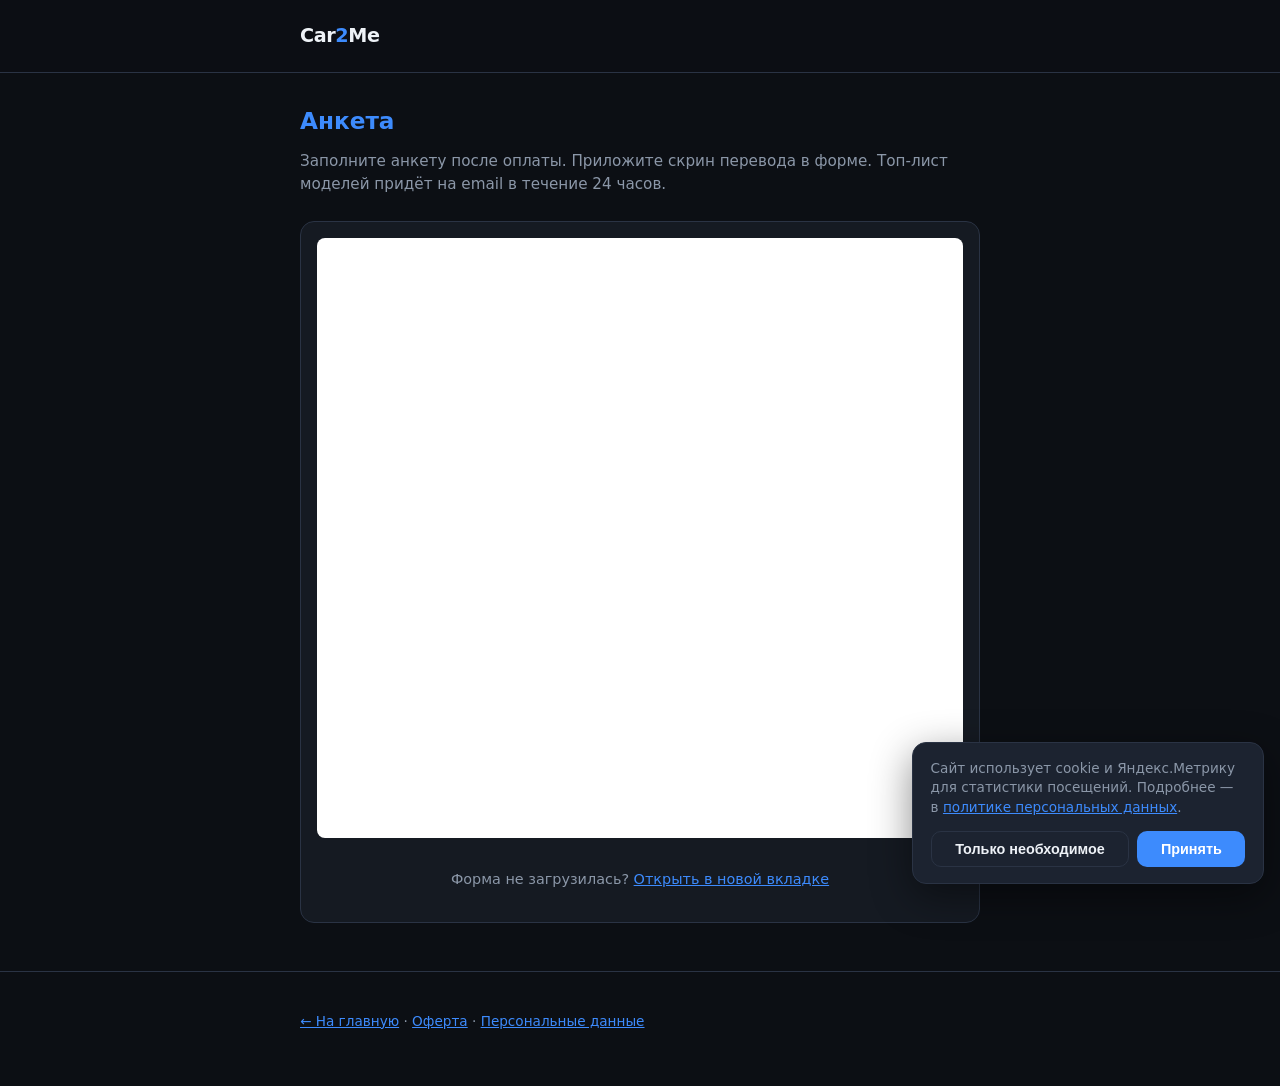
<file: form.html>
<!DOCTYPE html>
<html lang="ru">
<head>
  <meta charset="UTF-8">
  <meta name="viewport" content="width=device-width, initial-scale=1.0">
  <meta name="robots" content="noindex">
  <title>Анкета — Car2Me</title>
  <meta name="theme-color" content="#0c0f14">
  <style>
    :root {
      --bg: #0c0f14;
      --surface: #151a22;
      --surface-2: #1c2330;
      --border: #2a3344;
      --text: #eef2f7;
      --muted: #8b97a8;
      --accent: #3d8bfd;
      --accent-hover: #5a9dff;
      --radius: 14px;
      --radius-sm: 10px;
      --max: 720px;
      --btn-pad-y: 0.85rem;
      --btn-pad-x: 1.5rem;
    }

    * { box-sizing: border-box; }

    body {
      margin: 0;
      font-family: system-ui, -apple-system, "Segoe UI", Roboto, sans-serif;
      background: var(--bg);
      color: var(--text);
      line-height: 1.65;
      font-size: 1.05rem;
    }

    .wrap {
      max-width: var(--max);
      margin: 0 auto;
      padding: 0 1.25rem;
    }

    header {
      padding: 1.25rem 0;
      border-bottom: 1px solid var(--border);
      background: rgba(12, 15, 20, 0.92);
    }

    .logo {
      font-weight: 700;
      font-size: 1.2rem;
      letter-spacing: -0.02em;
      color: var(--text);
      text-decoration: none;
    }

    .logo span { color: var(--accent); }

    main {
      padding: 2rem 0 3rem;
    }

    h1 {
      margin: 0 0 0.85rem;
      font-size: clamp(1.2rem, 3.5vw, 1.45rem);
      font-weight: 600;
      line-height: 1.35;
      color: var(--accent);
    }

    .form-lead {
      margin: 0 0 1.5rem;
      color: var(--muted);
      font-size: 0.95rem;
      line-height: 1.55;
    }

    .form-embed {
      background: var(--surface);
      border: 1px solid var(--border);
      border-radius: var(--radius);
      padding: 1rem;
      overflow: hidden;
    }

    .form-embed iframe {
      display: block;
      width: 100%;
      min-height: 600px;
      border: none;
      border-radius: 8px;
      background: #fff;
    }

    .form-embed-fallback {
      text-align: center;
      padding: 1rem 0 0;
      font-size: 0.9rem;
      color: var(--muted);
    }

    .form-embed-fallback a,
    .form-embed-fallback a:visited {
      color: var(--accent);
    }

    footer {
      padding: 1.5rem 0 2.5rem;
      font-size: 0.85rem;
      color: var(--muted);
      border-top: 1px solid var(--border);
    }

    footer a {
      color: var(--accent);
    }

    .btn {
      display: inline-flex;
      align-items: center;
      justify-content: center;
      gap: 0.4rem;
      padding: 0.55rem 1.1rem;
      border-radius: var(--radius-sm);
      font-size: 0.9rem;
      font-weight: 600;
      text-decoration: none;
      border: none;
      cursor: pointer;
    }

    .btn-primary {
      background: var(--accent);
      color: #fff;
    }

    .btn-primary:hover { background: var(--accent-hover); }

    .btn-secondary {
      background: var(--surface-2);
      color: var(--text);
      border: 1px solid var(--border);
    }

    .cookie-banner {
      position: fixed;
      bottom: 1rem;
      right: 1rem;
      left: auto;
      z-index: 100;
      width: min(22rem, calc(100vw - 2rem));
      padding: 1rem 1.1rem;
      background: var(--surface-2);
      border: 1px solid var(--border);
      border-radius: 14px;
      box-shadow: 0 12px 40px rgba(0, 0, 0, 0.45);
    }

    .cookie-banner-inner {
      display: flex;
      flex-direction: column;
      align-items: stretch;
      gap: 0.85rem;
    }

    .cookie-banner p {
      margin: 0;
      font-size: 0.85rem;
      line-height: 1.45;
      color: var(--muted);
    }

    .cookie-banner a { color: var(--accent); }

    .cookie-banner-actions {
      display: flex;
      flex-wrap: wrap;
      gap: 0.5rem;
    }

    .cookie-banner .btn {
      flex: 1 1 auto;
    }
  </style>
</head>
<body>

  <header>
    <div class="wrap">
      <a class="logo" href="index.html">Car<span>2</span>Me</a>
    </div>
  </header>

  <main>
    <div class="wrap">
      <h1>Анкета</h1>
      <p class="form-lead">
        Заполните анкету после оплаты. Приложите скрин перевода в форме.
        Топ-лист моделей придёт на email в течение 24 часов.
      </p>

      <div class="form-embed anchor-target" id="form">
        <script src="https://forms.yandex.ru/_static/embed.js"></script>
        <iframe src="https://forms.yandex.ru/cloud/6a9568266d2d731deef825fd?iframe=1" frameborder="0" name="ya-form-6a9568266d2d731deef825fd" title="Анкета Car2Me"></iframe>
        <p class="form-embed-fallback">
          Форма не загрузилась?
          <a href="https://forms.yandex.ru/cloud/6a9568266d2d731deef825fd" target="_blank" rel="noopener noreferrer">Открыть в новой вкладке</a>
        </p>
      </div>
    </div>
  </main>

  <footer>
    <div class="wrap">
      <p><a href="index.html">← На главную</a> · <a href="offer.html">Оферта</a> · <a href="privacy.html">Персональные данные</a></p>
    </div>
  </footer>

  <div class="cookie-banner" id="cookie-banner" hidden>
    <div class="cookie-banner-inner">
      <p>Сайт использует cookie и Яндекс.Метрику для статистики посещений. Подробнее — в <a href="privacy.html">политике персональных данных</a>.</p>
      <div class="cookie-banner-actions">
        <button type="button" class="btn btn-secondary" id="cookie-decline">Только необходимое</button>
        <button type="button" class="btn btn-primary" id="cookie-accept">Принять</button>
      </div>
    </div>
  </div>

  <script src="metrika.js"></script>
</body>
</html>
</file>
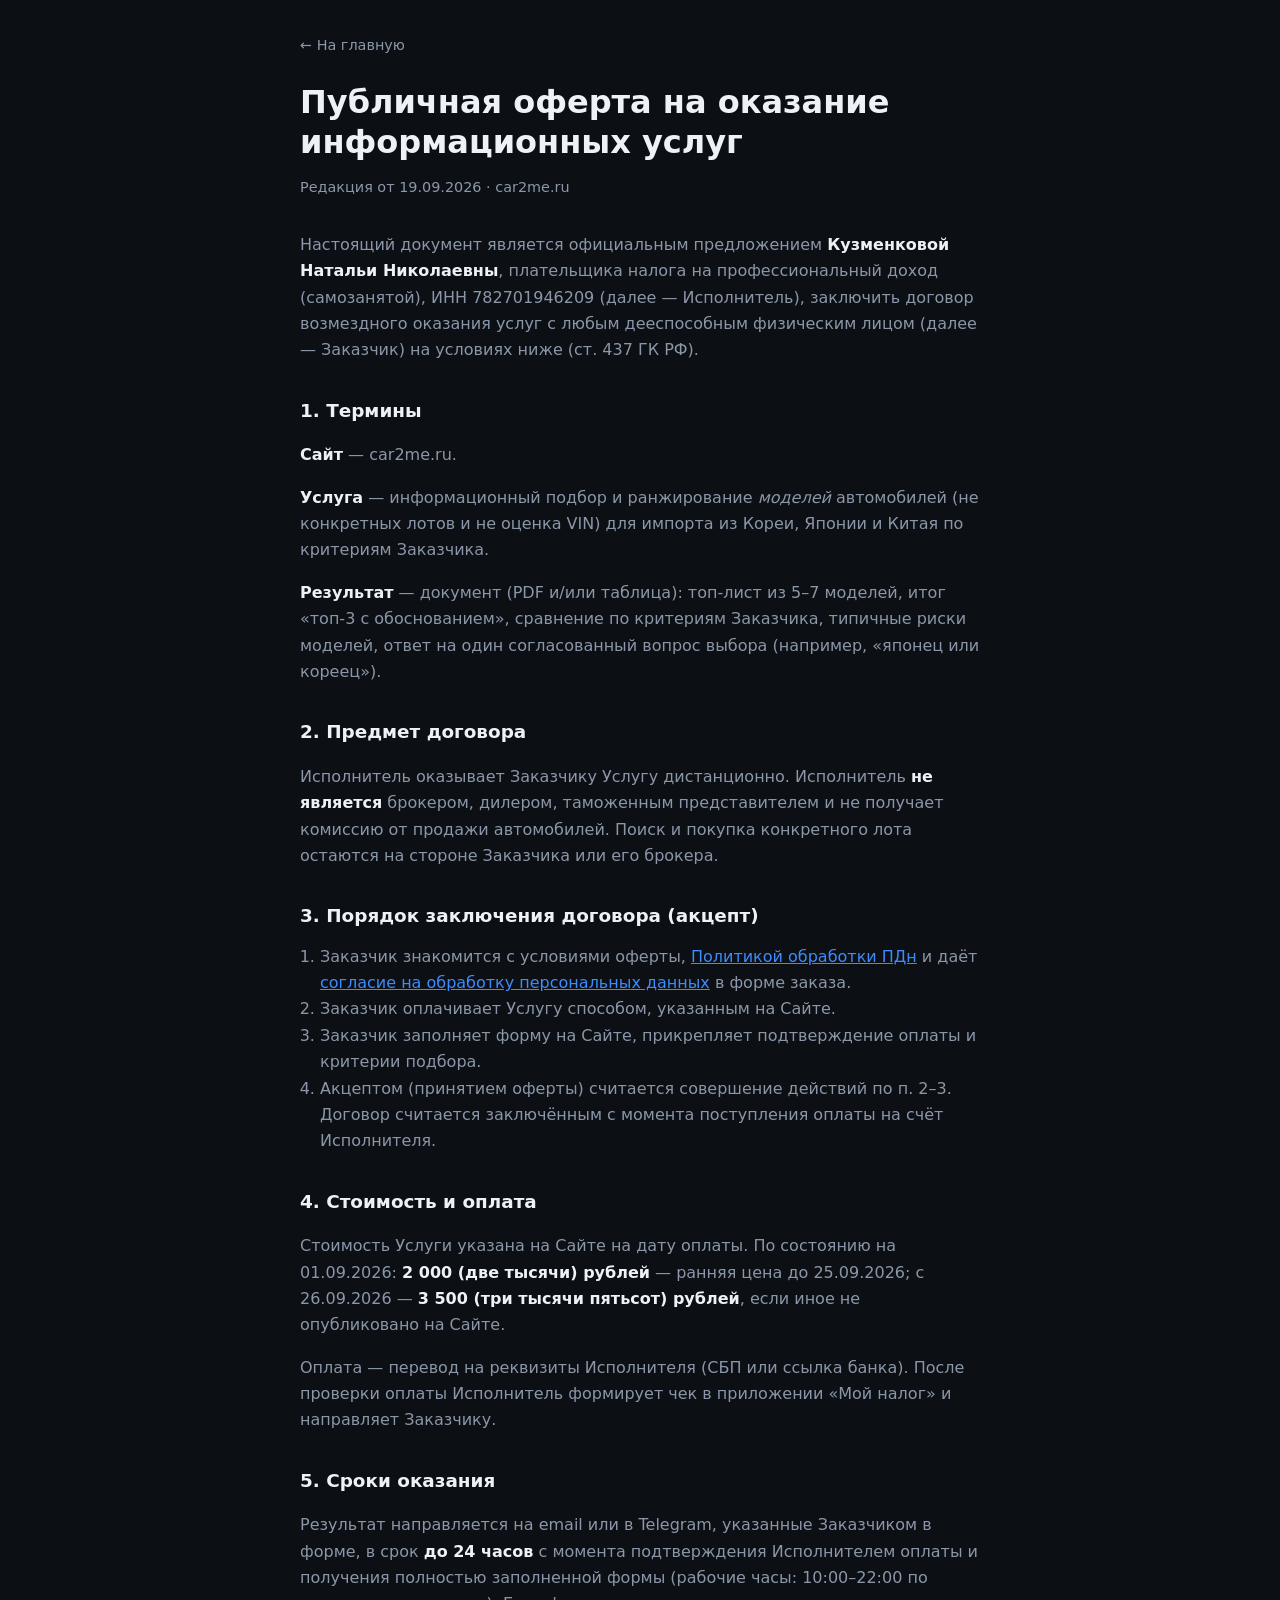
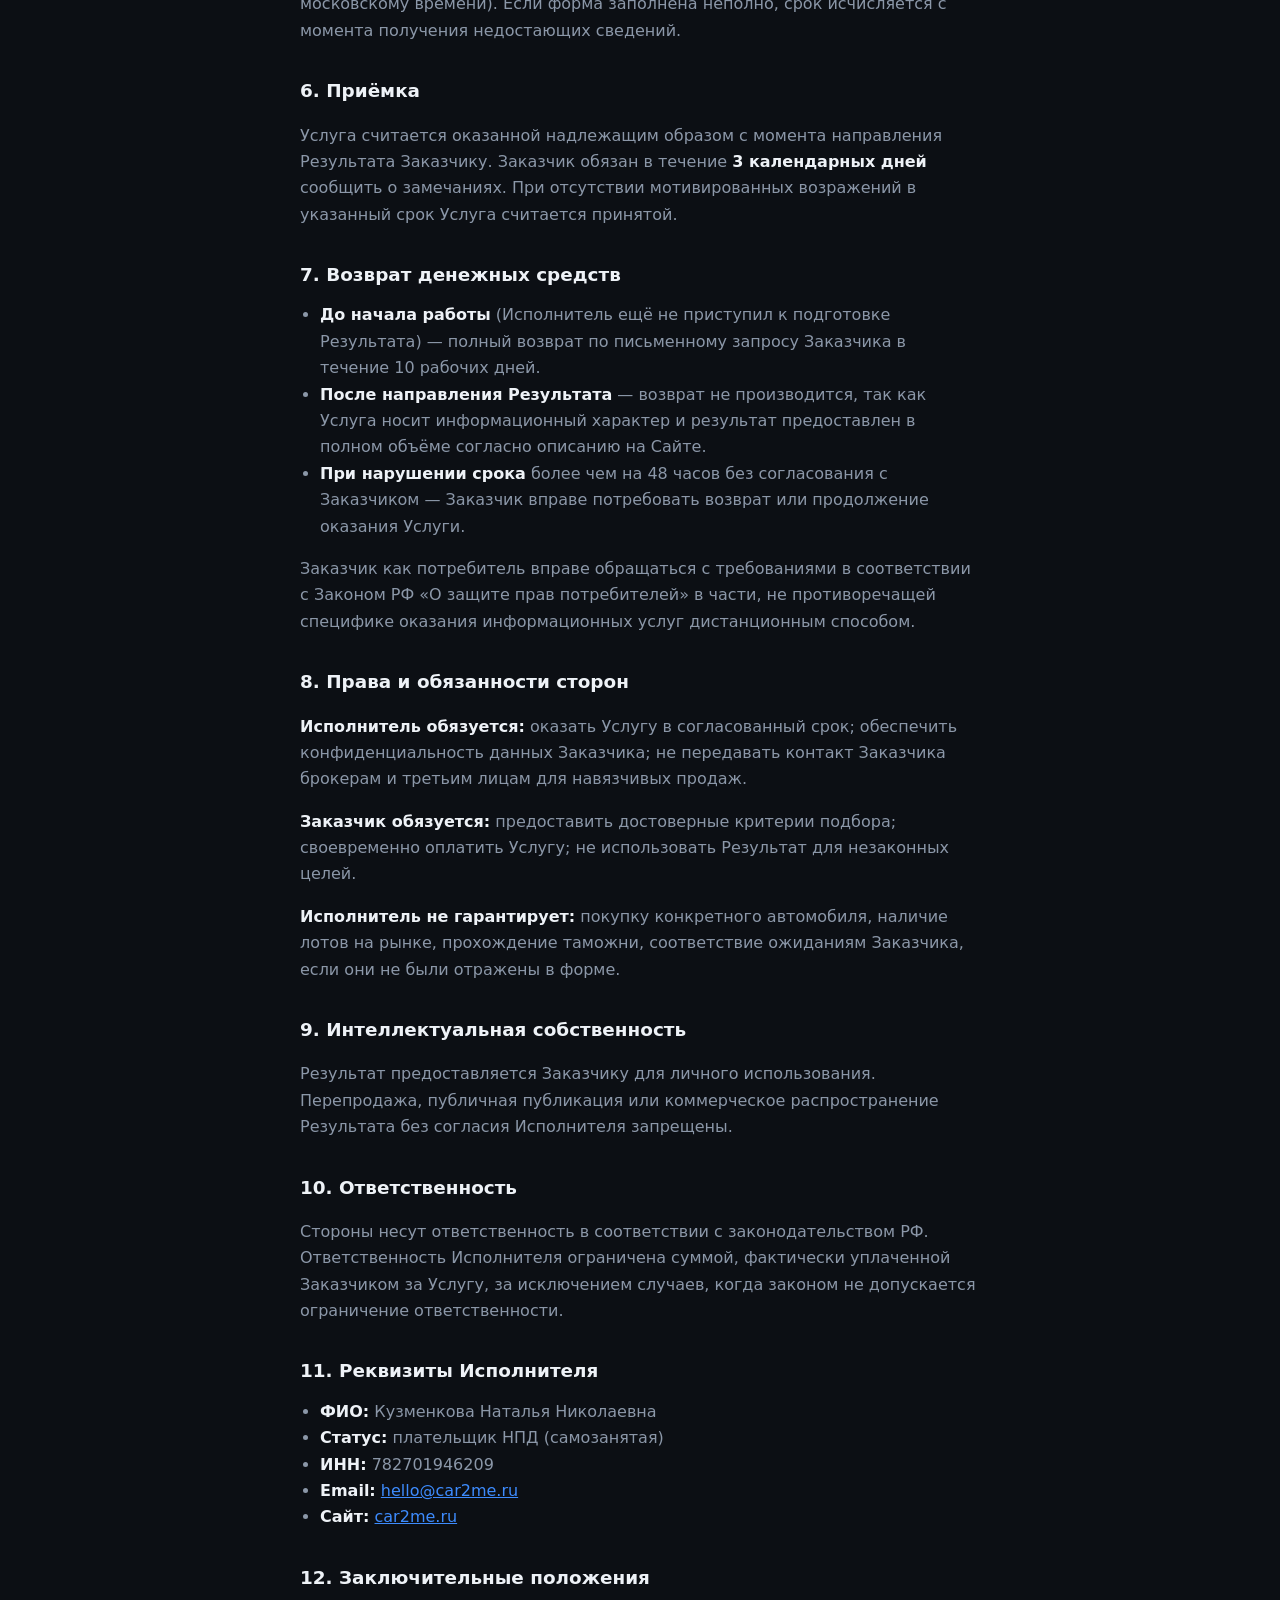
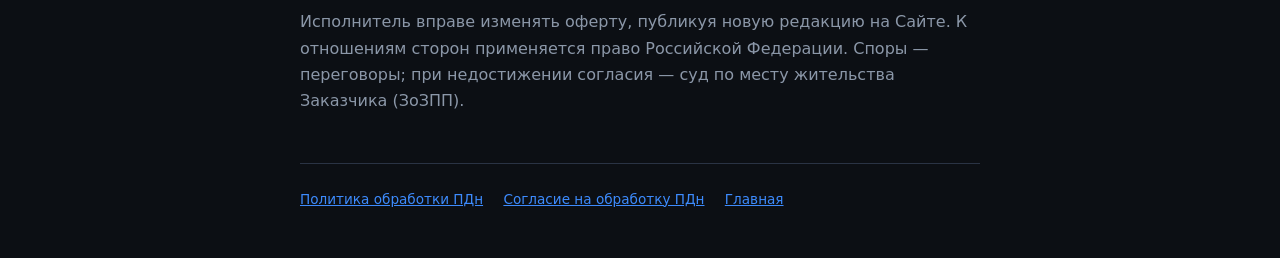
<file: offer.html>
<!DOCTYPE html>
<html lang="ru">
<head>
  <meta charset="UTF-8">
  <meta name="viewport" content="width=device-width, initial-scale=1.0">
  <meta name="robots" content="noindex">
  <title>Публичная оферта — Car2Me</title>
  <link rel="stylesheet" href="legal.css">
</head>
<body>
  <div class="wrap">
    <a class="back" href="index.html">← На главную</a>
    <h1>Публичная оферта на оказание информационных услуг</h1>
    <p class="doc-meta">Редакция от 19.09.2026 · car2me.ru</p>

    <p>Настоящий документ является официальным предложением <strong>Кузменковой Натальи Николаевны</strong>, плательщика налога на профессиональный доход (самозанятой), ИНН 782701946209 (далее — Исполнитель), заключить договор возмездного оказания услуг с любым дееспособным физическим лицом (далее — Заказчик) на условиях ниже (ст. 437 ГК РФ).</p>

    <h2>1. Термины</h2>
    <p><strong>Сайт</strong> — car2me.ru.</p>
    <p><strong>Услуга</strong> — информационный подбор и ранжирование <em>моделей</em> автомобилей (не конкретных лотов и не оценка VIN) для импорта из Кореи, Японии и Китая по критериям Заказчика.</p>
    <p><strong>Результат</strong> — документ (PDF и/или таблица): топ-лист из 5–7 моделей, итог «топ-3 с обоснованием», сравнение по критериям Заказчика, типичные риски моделей, ответ на один согласованный вопрос выбора (например, «японец или кореец»).</p>

    <h2>2. Предмет договора</h2>
    <p>Исполнитель оказывает Заказчику Услугу дистанционно. Исполнитель <strong>не является</strong> брокером, дилером, таможенным представителем и не получает комиссию от продажи автомобилей. Поиск и покупка конкретного лота остаются на стороне Заказчика или его брокера.</p>

    <h2>3. Порядок заключения договора (акцепт)</h2>
    <ol>
      <li>Заказчик знакомится с условиями оферты, <a href="privacy.html">Политикой обработки ПДн</a> и даёт <a href="pd-consent.html">согласие на обработку персональных данных</a> в форме заказа.</li>
      <li>Заказчик оплачивает Услугу способом, указанным на Сайте.</li>
      <li>Заказчик заполняет форму на Сайте, прикрепляет подтверждение оплаты и критерии подбора.</li>
      <li>Акцептом (принятием оферты) считается совершение действий по п. 2–3. Договор считается заключённым с момента поступления оплаты на счёт Исполнителя.</li>
    </ol>

    <h2>4. Стоимость и оплата</h2>
    <p>Стоимость Услуги указана на Сайте на дату оплаты. По состоянию на 01.09.2026: <strong>2 000 (две тысячи) рублей</strong> — ранняя цена до 25.09.2026; с 26.09.2026 — <strong>3 500 (три тысячи пятьсот) рублей</strong>, если иное не опубликовано на Сайте.</p>
    <p>Оплата — перевод на реквизиты Исполнителя (СБП или ссылка банка). После проверки оплаты Исполнитель формирует чек в приложении «Мой налог» и направляет Заказчику.</p>

    <h2>5. Сроки оказания</h2>
    <p>Результат направляется на email или в Telegram, указанные Заказчиком в форме, в срок <strong>до 24 часов</strong> с момента подтверждения Исполнителем оплаты и получения полностью заполненной формы (рабочие часы: 10:00–22:00 по московскому времени). Если форма заполнена неполно, срок исчисляется с момента получения недостающих сведений.</p>

    <h2>6. Приёмка</h2>
    <p>Услуга считается оказанной надлежащим образом с момента направления Результата Заказчику. Заказчик обязан в течение <strong>3 календарных дней</strong> сообщить о замечаниях. При отсутствии мотивированных возражений в указанный срок Услуга считается принятой.</p>

    <h2>7. Возврат денежных средств</h2>
    <ul>
      <li><strong>До начала работы</strong> (Исполнитель ещё не приступил к подготовке Результата) — полный возврат по письменному запросу Заказчика в течение 10 рабочих дней.</li>
      <li><strong>После направления Результата</strong> — возврат не производится, так как Услуга носит информационный характер и результат предоставлен в полном объёме согласно описанию на Сайте.</li>
      <li><strong>При нарушении срока</strong> более чем на 48 часов без согласования с Заказчиком — Заказчик вправе потребовать возврат или продолжение оказания Услуги.</li>
    </ul>
    <p>Заказчик как потребитель вправе обращаться с требованиями в соответствии с Законом РФ «О защите прав потребителей» в части, не противоречащей специфике оказания информационных услуг дистанционным способом.</p>

    <h2>8. Права и обязанности сторон</h2>
    <p><strong>Исполнитель обязуется:</strong> оказать Услугу в согласованный срок; обеспечить конфиденциальность данных Заказчика; не передавать контакт Заказчика брокерам и третьим лицам для навязчивых продаж.</p>
    <p><strong>Заказчик обязуется:</strong> предоставить достоверные критерии подбора; своевременно оплатить Услугу; не использовать Результат для незаконных целей.</p>
    <p><strong>Исполнитель не гарантирует:</strong> покупку конкретного автомобиля, наличие лотов на рынке, прохождение таможни, соответствие ожиданиям Заказчика, если они не были отражены в форме.</p>

    <h2>9. Интеллектуальная собственность</h2>
    <p>Результат предоставляется Заказчику для личного использования. Перепродажа, публичная публикация или коммерческое распространение Результата без согласия Исполнителя запрещены.</p>

    <h2>10. Ответственность</h2>
    <p>Стороны несут ответственность в соответствии с законодательством РФ. Ответственность Исполнителя ограничена суммой, фактически уплаченной Заказчиком за Услугу, за исключением случаев, когда законом не допускается ограничение ответственности.</p>

    <h2>11. Реквизиты Исполнителя</h2>
    <ul>
      <li><strong>ФИО:</strong> Кузменкова Наталья Николаевна</li>
      <li><strong>Статус:</strong> плательщик НПД (самозанятая)</li>
      <li><strong>ИНН:</strong> 782701946209</li>
      <li><strong>Email:</strong> <a href="mailto:hello@car2me.ru">hello@car2me.ru</a></li>
      <li><strong>Сайт:</strong> <a href="https://car2me.ru">car2me.ru</a></li>
    </ul>

    <h2>12. Заключительные положения</h2>
    <p>Исполнитель вправе изменять оферту, публикуя новую редакцию на Сайте. К отношениям сторон применяется право Российской Федерации. Споры — переговоры; при недостижении согласия — суд по месту жительства Заказчика (ЗоЗПП).</p>

    <footer>
      <a href="privacy.html">Политика обработки ПДн</a>
      <a href="pd-consent.html">Согласие на обработку ПДн</a>
      <a href="index.html">Главная</a>
    </footer>
  </div>
</body>
</html>
</file>
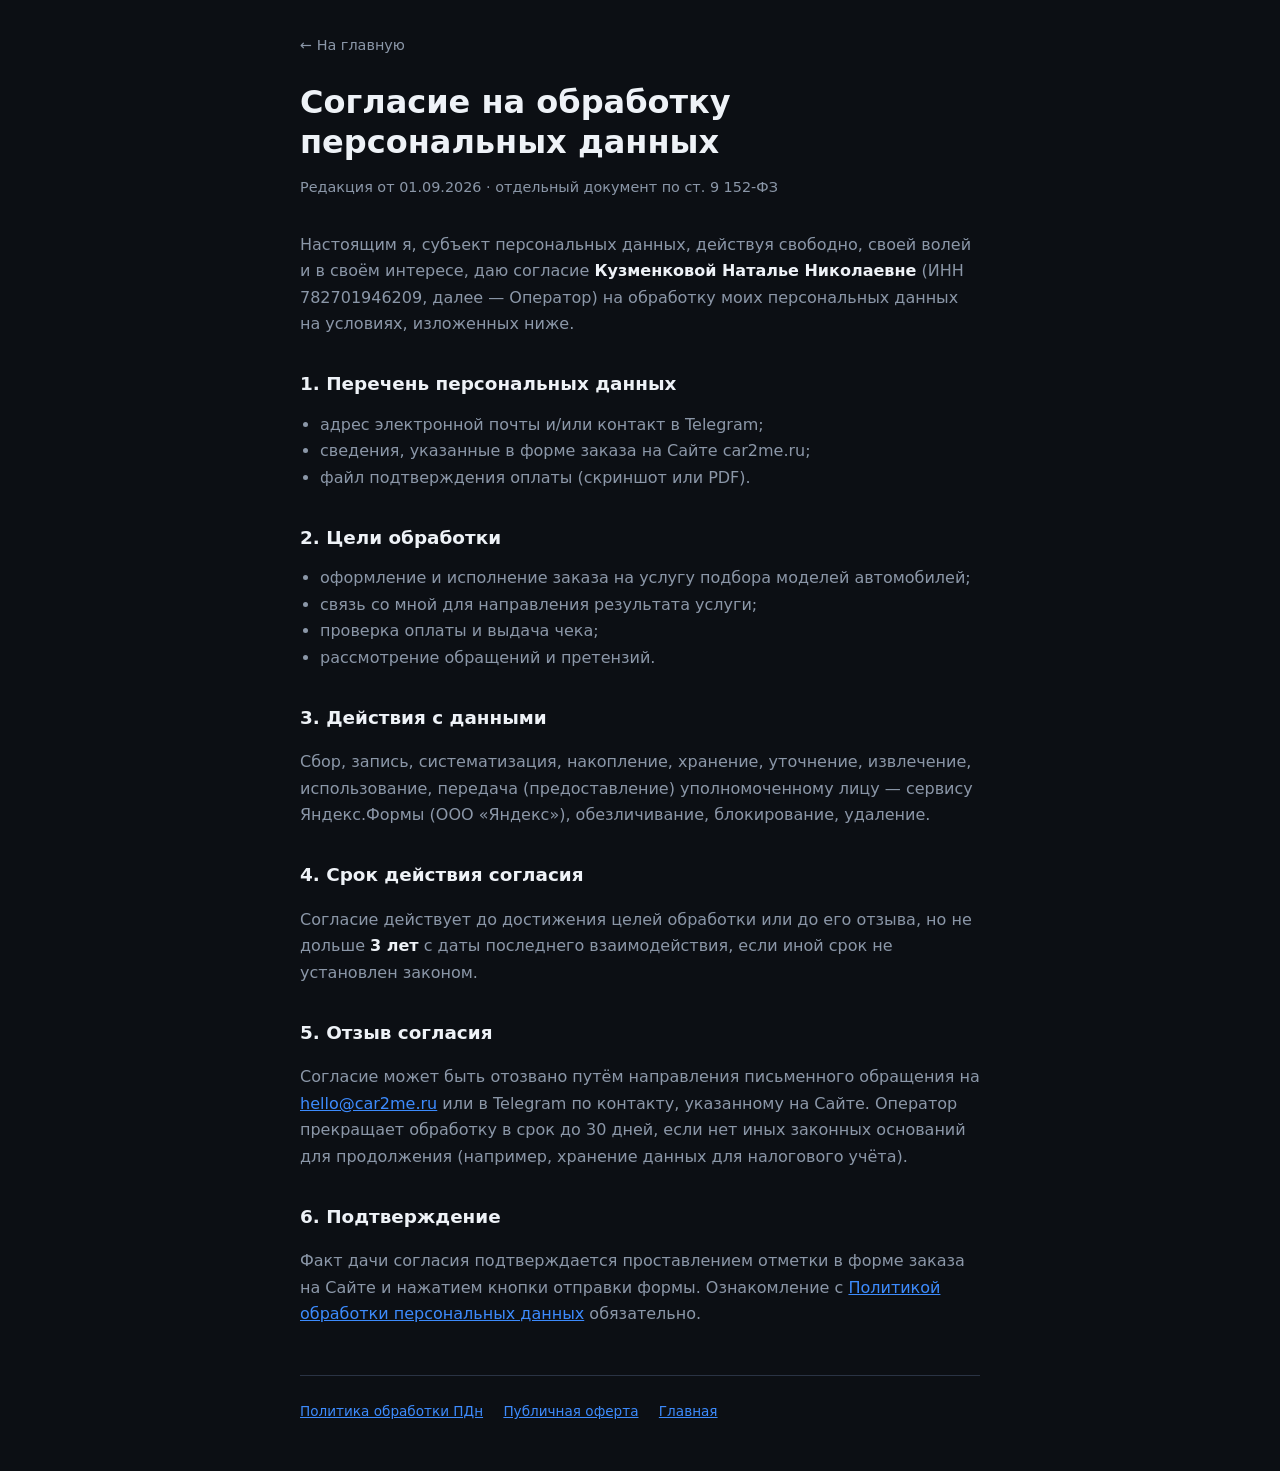
<file: pd-consent.html>
<!DOCTYPE html>
<html lang="ru">
<head>
  <meta charset="UTF-8">
  <meta name="viewport" content="width=device-width, initial-scale=1.0">
  <meta name="robots" content="noindex">
  <title>Согласие на обработку персональных данных — Car2Me</title>
  <link rel="stylesheet" href="legal.css">
</head>
<body>
  <div class="wrap">
    <a class="back" href="index.html">← На главную</a>
    <h1>Согласие на обработку персональных данных</h1>
    <p class="doc-meta">Редакция от 01.09.2026 · отдельный документ по ст. 9 152-ФЗ</p>

    <p>Настоящим я, субъект персональных данных, действуя свободно, своей волей и в своём интересе, даю согласие <strong>Кузменковой Наталье Николаевне</strong> (ИНН 782701946209, далее — Оператор) на обработку моих персональных данных на условиях, изложенных ниже.</p>

    <h2>1. Перечень персональных данных</h2>
    <ul>
      <li>адрес электронной почты и/или контакт в Telegram;</li>
      <li>сведения, указанные в форме заказа на Сайте car2me.ru;</li>
      <li>файл подтверждения оплаты (скриншот или PDF).</li>
    </ul>

    <h2>2. Цели обработки</h2>
    <ul>
      <li>оформление и исполнение заказа на услугу подбора моделей автомобилей;</li>
      <li>связь со мной для направления результата услуги;</li>
      <li>проверка оплаты и выдача чека;</li>
      <li>рассмотрение обращений и претензий.</li>
    </ul>

    <h2>3. Действия с данными</h2>
    <p>Сбор, запись, систематизация, накопление, хранение, уточнение, извлечение, использование, передача (предоставление) уполномоченному лицу — сервису Яндекс.Формы (ООО «Яндекс»), обезличивание, блокирование, удаление.</p>

    <h2>4. Срок действия согласия</h2>
    <p>Согласие действует до достижения целей обработки или до его отзыва, но не дольше <strong>3 лет</strong> с даты последнего взаимодействия, если иной срок не установлен законом.</p>

    <h2>5. Отзыв согласия</h2>
    <p>Согласие может быть отозвано путём направления письменного обращения на <a href="mailto:hello@car2me.ru">hello@car2me.ru</a> или в Telegram по контакту, указанному на Сайте. Оператор прекращает обработку в срок до 30 дней, если нет иных законных оснований для продолжения (например, хранение данных для налогового учёта).</p>

    <h2>6. Подтверждение</h2>
    <p>Факт дачи согласия подтверждается проставлением отметки в форме заказа на Сайте и нажатием кнопки отправки формы. Ознакомление с <a href="privacy.html">Политикой обработки персональных данных</a> обязательно.</p>

    <footer>
      <a href="privacy.html">Политика обработки ПДн</a>
      <a href="offer.html">Публичная оферта</a>
      <a href="index.html">Главная</a>
    </footer>
  </div>
</body>
</html>
</file>
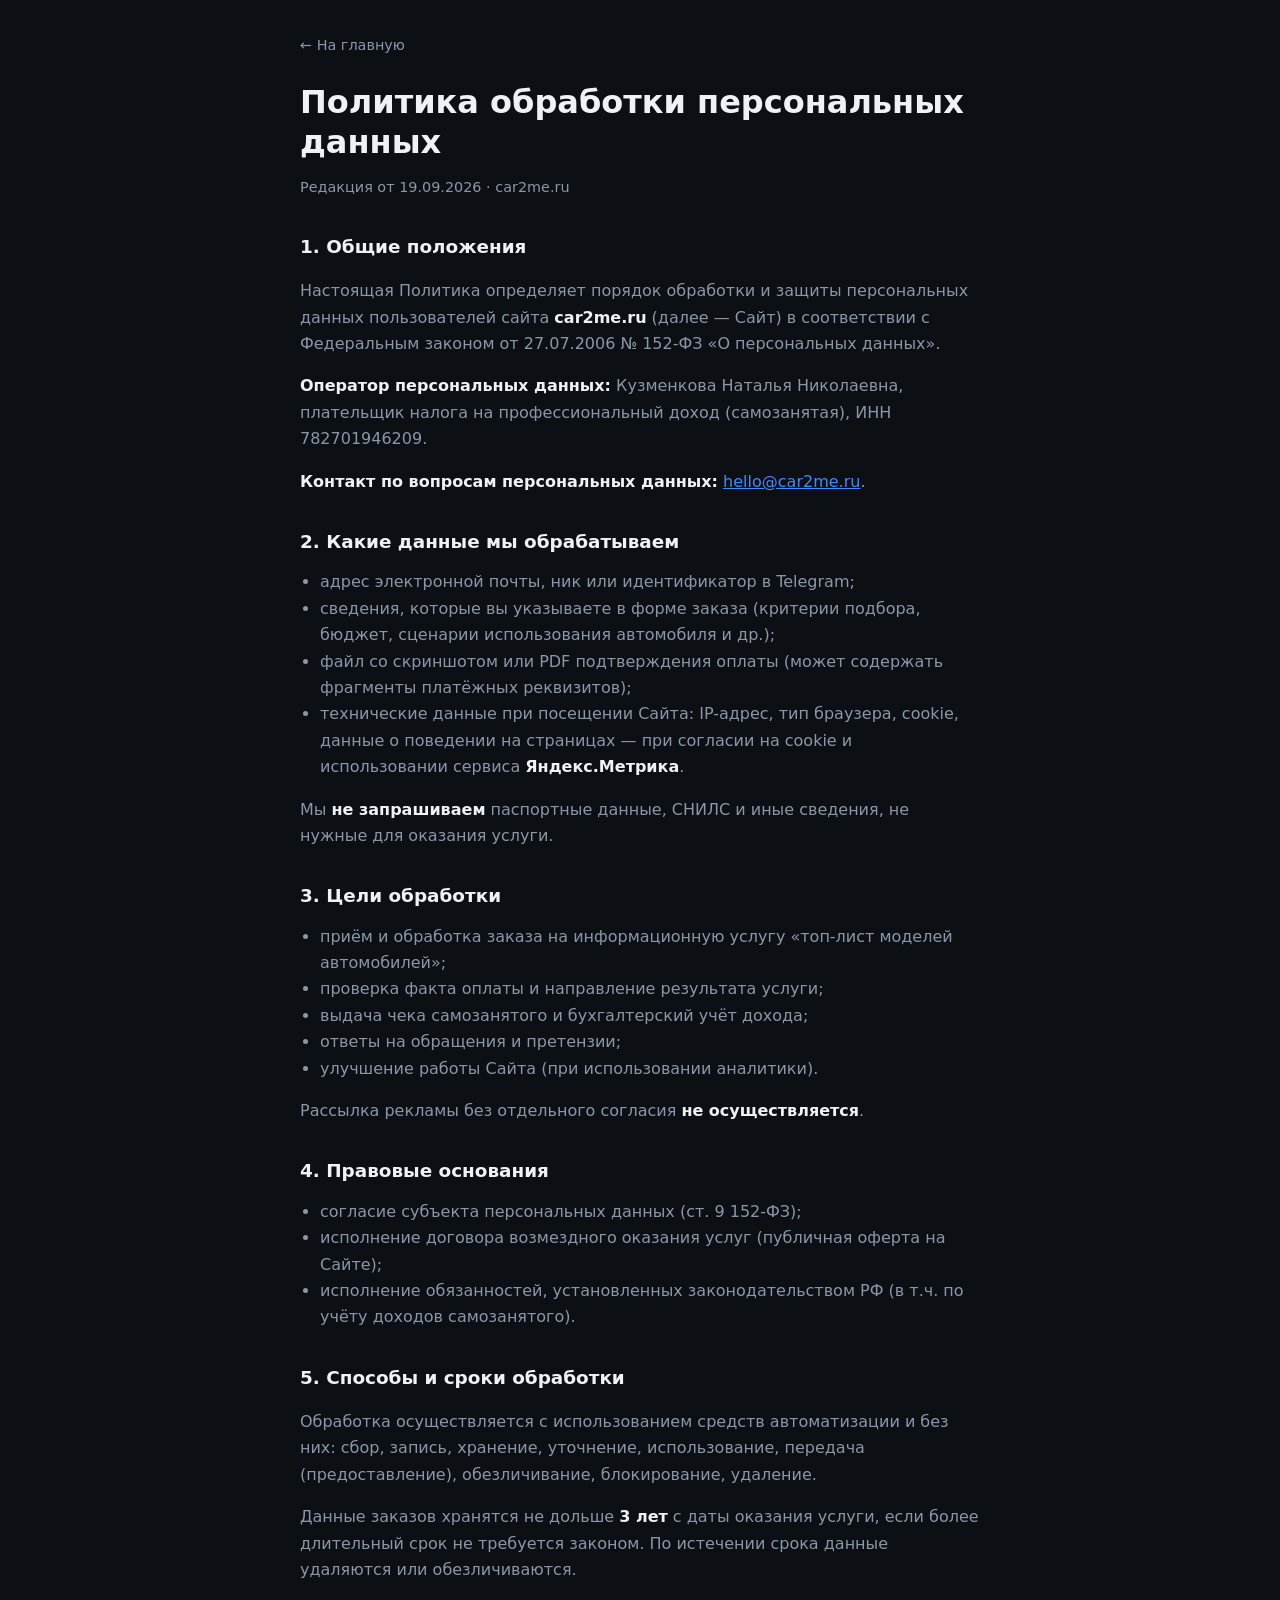
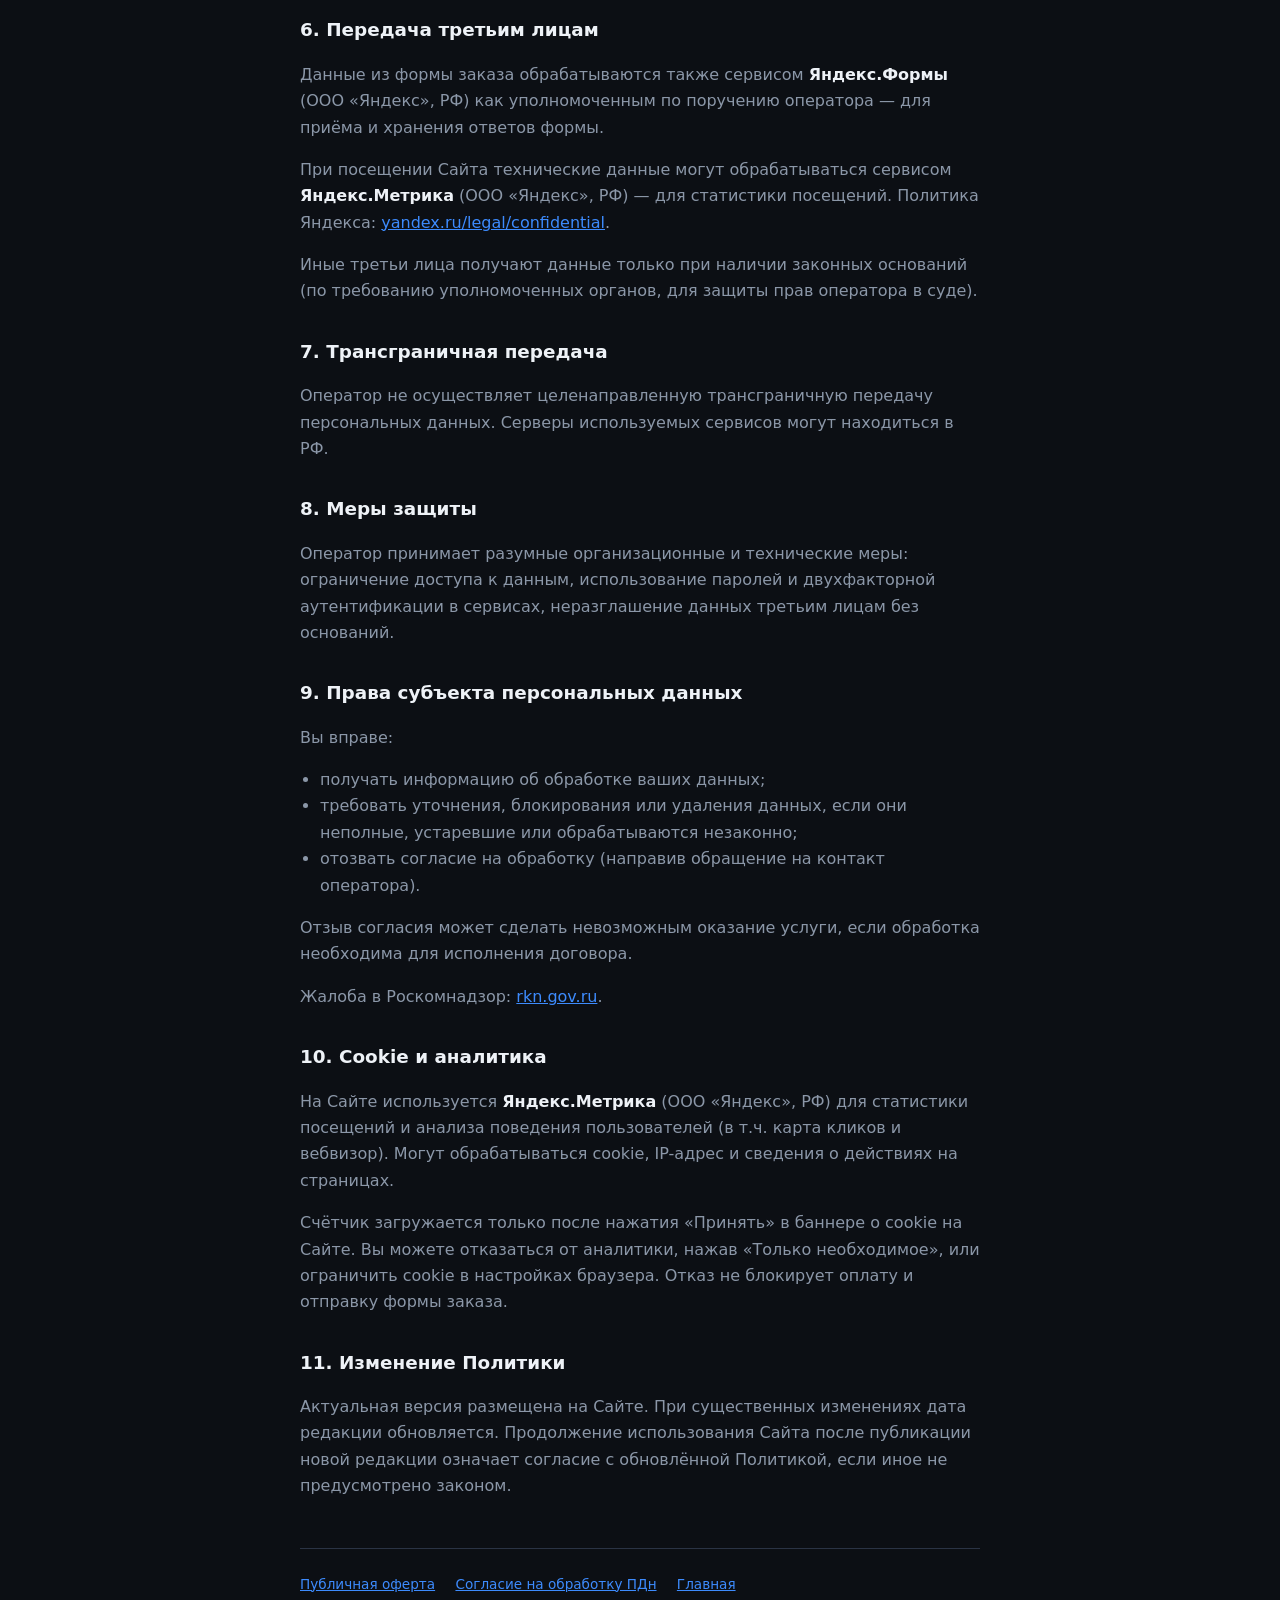
<file: privacy.html>
<!DOCTYPE html>
<html lang="ru">
<head>
  <meta charset="UTF-8">
  <meta name="viewport" content="width=device-width, initial-scale=1.0">
  <meta name="robots" content="noindex">
  <title>Политика обработки персональных данных — Car2Me</title>
  <link rel="stylesheet" href="legal.css">
</head>
<body>
  <div class="wrap">
    <a class="back" href="index.html">← На главную</a>
    <h1>Политика обработки персональных данных</h1>
    <p class="doc-meta">Редакция от 19.09.2026 · car2me.ru</p>

    <h2>1. Общие положения</h2>
    <p>Настоящая Политика определяет порядок обработки и защиты персональных данных пользователей сайта <strong>car2me.ru</strong> (далее — Сайт) в соответствии с Федеральным законом от 27.07.2006 № 152-ФЗ «О персональных данных».</p>
    <p><strong>Оператор персональных данных:</strong> Кузменкова Наталья Николаевна, плательщик налога на профессиональный доход (самозанятая), ИНН 782701946209.</p>
    <p><strong>Контакт по вопросам персональных данных:</strong> <a href="mailto:hello@car2me.ru">hello@car2me.ru</a>.</p>

    <h2>2. Какие данные мы обрабатываем</h2>
    <ul>
      <li>адрес электронной почты, ник или идентификатор в Telegram;</li>
      <li>сведения, которые вы указываете в форме заказа (критерии подбора, бюджет, сценарии использования автомобиля и др.);</li>
      <li>файл со скриншотом или PDF подтверждения оплаты (может содержать фрагменты платёжных реквизитов);</li>
      <li>технические данные при посещении Сайта: IP-адрес, тип браузера, cookie, данные о поведении на страницах — при согласии на cookie и использовании сервиса <strong>Яндекс.Метрика</strong>.</li>
    </ul>
    <p>Мы <strong>не запрашиваем</strong> паспортные данные, СНИЛС и иные сведения, не нужные для оказания услуги.</p>

    <h2>3. Цели обработки</h2>
    <ul>
      <li>приём и обработка заказа на информационную услугу «топ-лист моделей автомобилей»;</li>
      <li>проверка факта оплаты и направление результата услуги;</li>
      <li>выдача чека самозанятого и бухгалтерский учёт дохода;</li>
      <li>ответы на обращения и претензии;</li>
      <li>улучшение работы Сайта (при использовании аналитики).</li>
    </ul>
    <p>Рассылка рекламы без отдельного согласия <strong>не осуществляется</strong>.</p>

    <h2>4. Правовые основания</h2>
    <ul>
      <li>согласие субъекта персональных данных (ст. 9 152-ФЗ);</li>
      <li>исполнение договора возмездного оказания услуг (публичная оферта на Сайте);</li>
      <li>исполнение обязанностей, установленных законодательством РФ (в т.ч. по учёту доходов самозанятого).</li>
    </ul>

    <h2>5. Способы и сроки обработки</h2>
    <p>Обработка осуществляется с использованием средств автоматизации и без них: сбор, запись, хранение, уточнение, использование, передача (предоставление), обезличивание, блокирование, удаление.</p>
    <p>Данные заказов хранятся не дольше <strong>3 лет</strong> с даты оказания услуги, если более длительный срок не требуется законом. По истечении срока данные удаляются или обезличиваются.</p>

    <h2>6. Передача третьим лицам</h2>
    <p>Данные из формы заказа обрабатываются также сервисом <strong>Яндекс.Формы</strong> (ООО «Яндекс», РФ) как уполномоченным по поручению оператора — для приёма и хранения ответов формы.</p>
    <p>При посещении Сайта технические данные могут обрабатываться сервисом <strong>Яндекс.Метрика</strong> (ООО «Яндекс», РФ) — для статистики посещений. Политика Яндекса: <a href="https://yandex.ru/legal/confidential/" target="_blank" rel="noopener noreferrer">yandex.ru/legal/confidential</a>.</p>
    <p>Иные третьи лица получают данные только при наличии законных оснований (по требованию уполномоченных органов, для защиты прав оператора в суде).</p>

    <h2>7. Трансграничная передача</h2>
    <p>Оператор не осуществляет целенаправленную трансграничную передачу персональных данных. Серверы используемых сервисов могут находиться в РФ.</p>

    <h2>8. Меры защиты</h2>
    <p>Оператор принимает разумные организационные и технические меры: ограничение доступа к данным, использование паролей и двухфакторной аутентификации в сервисах, неразглашение данных третьим лицам без оснований.</p>

    <h2>9. Права субъекта персональных данных</h2>
    <p>Вы вправе:</p>
    <ul>
      <li>получать информацию об обработке ваших данных;</li>
      <li>требовать уточнения, блокирования или удаления данных, если они неполные, устаревшие или обрабатываются незаконно;</li>
      <li>отозвать согласие на обработку (направив обращение на контакт оператора).</li>
    </ul>
    <p>Отзыв согласия может сделать невозможным оказание услуги, если обработка необходима для исполнения договора.</p>
    <p>Жалоба в Роскомнадзор: <a href="https://rkn.gov.ru" target="_blank" rel="noopener noreferrer">rkn.gov.ru</a>.</p>

    <h2>10. Cookie и аналитика</h2>
    <p>На Сайте используется <strong>Яндекс.Метрика</strong> (ООО «Яндекс», РФ) для статистики посещений и анализа поведения пользователей (в т.ч. карта кликов и вебвизор). Могут обрабатываться cookie, IP-адрес и сведения о действиях на страницах.</p>
    <p>Счётчик загружается только после нажатия «Принять» в баннере о cookie на Сайте. Вы можете отказаться от аналитики, нажав «Только необходимое», или ограничить cookie в настройках браузера. Отказ не блокирует оплату и отправку формы заказа.</p>

    <h2>11. Изменение Политики</h2>
    <p>Актуальная версия размещена на Сайте. При существенных изменениях дата редакции обновляется. Продолжение использования Сайта после публикации новой редакции означает согласие с обновлённой Политикой, если иное не предусмотрено законом.</p>

    <footer>
      <a href="offer.html">Публичная оферта</a>
      <a href="pd-consent.html">Согласие на обработку ПДн</a>
      <a href="index.html">Главная</a>
    </footer>
  </div>
</body>
</html>
</file>
<file: legal.css>
:root {
  --bg: #0c0f14;
  --surface: #151a22;
  --border: #2a3344;
  --text: #eef2f7;
  --muted: #8b97a8;
  --accent: #3d8bfd;
  --max: 720px;
}

* { box-sizing: border-box; }

body {
  margin: 0;
  font-family: system-ui, -apple-system, "Segoe UI", Roboto, sans-serif;
  background: var(--bg);
  color: var(--text);
  line-height: 1.65;
  font-size: 1rem;
}

.wrap {
  max-width: var(--max);
  margin: 0 auto;
  padding: 2rem 1.25rem 3rem;
}

a { color: var(--accent); }

.back {
  display: inline-block;
  margin-bottom: 1.5rem;
  color: var(--muted);
  text-decoration: none;
  font-size: 0.9rem;
}

.back:hover { color: var(--accent); }

h1 {
  font-size: clamp(1.5rem, 4vw, 2rem);
  line-height: 1.25;
  margin: 0 0 0.5rem;
}

.doc-meta {
  color: var(--muted);
  font-size: 0.9rem;
  margin-bottom: 2rem;
}

h2 {
  font-size: 1.15rem;
  margin: 2rem 0 0.75rem;
}

p, li {
  color: var(--muted);
}

ul, ol {
  padding-left: 1.25rem;
  margin: 0 0 1rem;
}

strong { color: var(--text); }

footer {
  margin-top: 3rem;
  padding-top: 1.5rem;
  border-top: 1px solid var(--border);
  font-size: 0.85rem;
  color: var(--muted);
}

footer a { margin-right: 1rem; }
</file>
